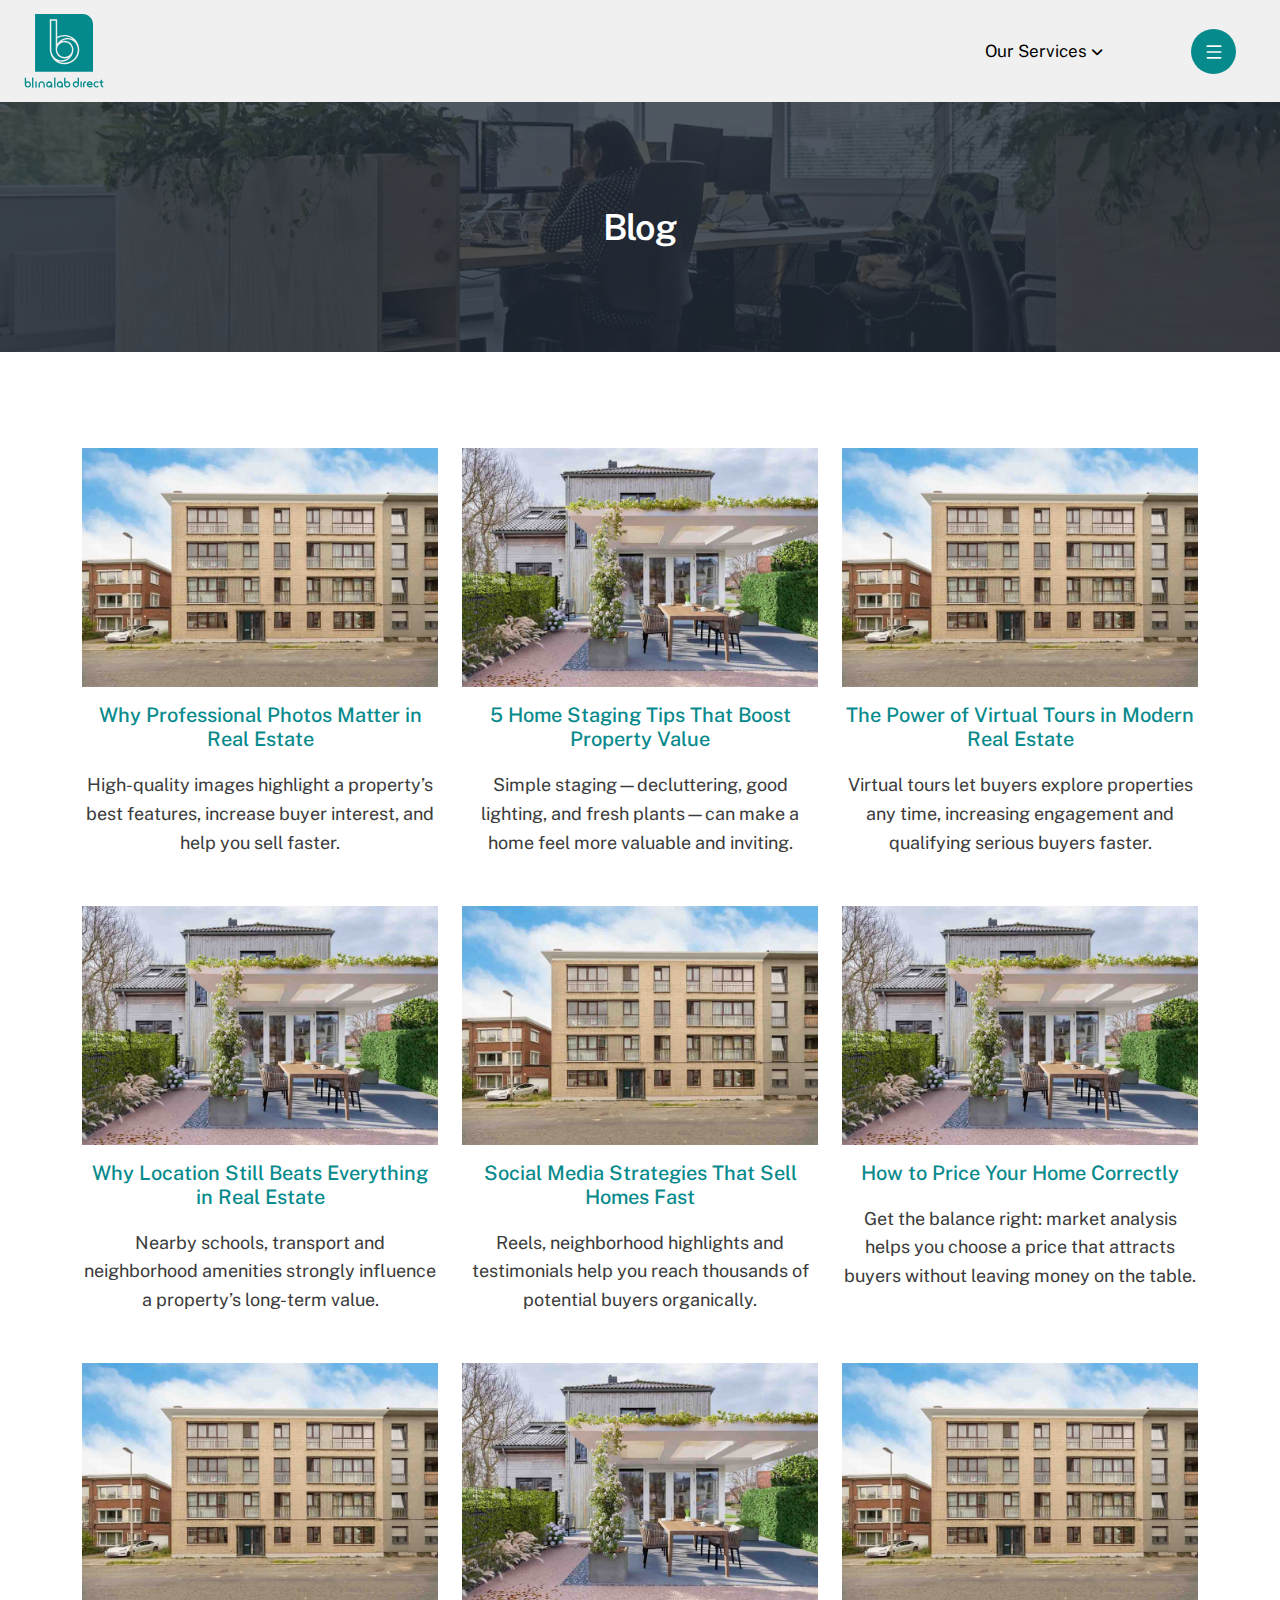
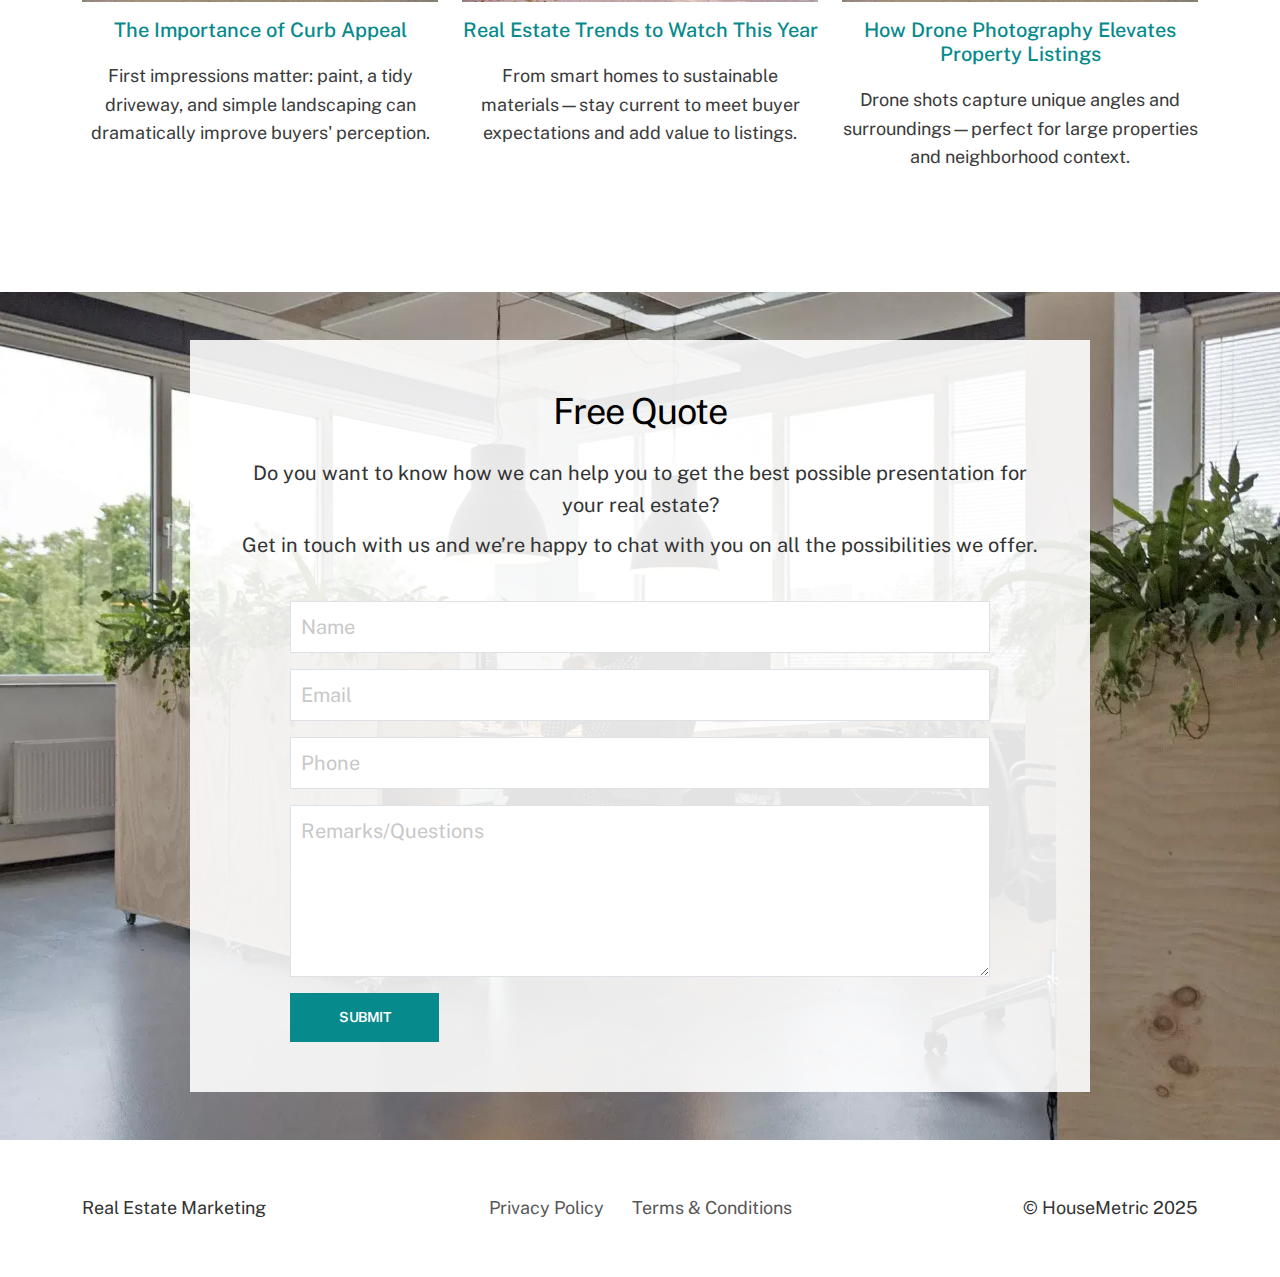
<file: blog.html>
<!DOCTYPE html>
<html lang="en">

<head>
    <meta charset="UTF-8">
    <meta name="viewport" content="width=device-width, initial-scale=1.0">
    <title>Contact Us - HouseMetric</title>

    <!-- fonts -->
    <link rel="preconnect" href="https://fonts.googleapis.com">
    <link rel="preconnect" href="https://fonts.gstatic.com" crossorigin>
    <link href="https://fonts.googleapis.com/css2?family=Public+Sans:ital,wght@0,100..900;1,100..900&display=swap"
        rel="stylesheet">

    <!-- favicon -->
    <link rel="icon" href="assets/images/favicon.png">

    <!-- css -->
    <link rel="stylesheet" href="assets/css/bootstrap.min.css">
    <link rel="stylesheet" href="https://cdn.jsdelivr.net/npm/swiper@11/swiper-bundle.min.css" />
    <link rel="stylesheet" href="https://cdnjs.cloudflare.com/ajax/libs/font-awesome/6.5.0/css/all.min.css">
    <link rel="stylesheet" href="assets/css/main.css">
    <link rel="stylesheet" href="assets/css/responsive.css">

</head>

<body>

    <!-- =================== ---- Header Section ---- ==================== -->
    <header class="header_sec">
        <div class="container-fluid">
            <nav class="navbar navbar-expand-sm">
                <div class="container-fluid">
                    <a class="navbar-brand" href="index.html">
                        <img src="assets/images/logo.svg" width="80" height="50" class="img-fluid" alt="Logo">
                    </a>
                    <button type="button" class="btn btn_nav d-block d-sm-none" data-bs-toggle="offcanvas"
                        data-bs-target="#offcanvasRight" aria-controls="offcanvasRight">
                        <svg xmlns="http://www.w3.org/2000/svg" width="24" height="24" viewBox="0 0 24 24" fill="none"
                            stroke="currentColor" stroke-width="2" stroke-linecap="round" stroke-linejoin="round"
                            class="lucide lucide-menu-icon lucide-menu">
                            <path d="M4 5h16" />
                            <path d="M4 12h16" />
                            <path d="M4 19h16" />
                        </svg>
                    </button>
                    <div class="collapse navbar-collapse" id="navbarNav">
                        <!-- Bootstrap 5 Navbar Menu -->
                        <ul class="navbar-nav ms-auto align-items-center">

                            <!-- Our  -->
                            <li class="nav-item dropdown">
                                <button class="nav-link" type="button" role="button" data-bs-toggle="dropdown"
                                    aria-expanded="false">
                                    Our Services
                                    <i class="fa fa-angle-down"></i>
                                </button>
                                <ul class="dropdown-menu  dropdown-menu-end">
                                    <li>
                                        <a class="dropdown-item" href="service-details.html">Real Estate Agents
                                        </a>
                                    </li>
                                    <li>
                                        <a class="dropdown-item" href="service-details.html">Real Estate
                                            Photographers
                                        </a>
                                    </li>
                                    <li>
                                        <a class="dropdown-item" href="service-details.html">Architects</a>
                                    </li>
                                    <li>
                                        <a class="dropdown-item" href="service-details.html">Real Estate
                                            Developers
                                        </a>
                                    </li>
                                    <li><a class="dropdown-item" href="service-details.html">Consumers</a></li>
                                </ul>
                            </li>

                            <!-- English -->
                            <li class="nav-item dropdown">
                                <div id="google_translate_element"></div>
                            </li>

                            <li class="nav-item">
                                <button type="button" class="btn btn_nav" data-bs-toggle="offcanvas"
                                    data-bs-target="#offcanvasRight" aria-controls="offcanvasRight">
                                    <svg xmlns="http://www.w3.org/2000/svg" width="24" height="24" viewBox="0 0 24 24"
                                        fill="none" stroke="currentColor" stroke-width="2" stroke-linecap="round"
                                        stroke-linejoin="round" class="lucide lucide-menu-icon lucide-menu">
                                        <path d="M4 5h16" />
                                        <path d="M4 12h16" />
                                        <path d="M4 19h16" />
                                    </svg>
                                </button>
                            </li>
                        </ul>
                    </div>
                </div>
            </nav>
        </div>
    </header>

    <div class="offcanvas offcanvas-end offvanas_menu" data-bs-backdrop="static" tabindex="-1" id="offcanvasRight"
        aria-labelledby="offcanvasRightLabel">
        <div class="offcanvas-body position-relative px-lg-5">
            <ul class="offcanvas_nav">
                <li><a href="index.html">Our home </a></li>
                <li><a href="service.html">Our services </a></li>
                <li><a href="blog.html">Our Blog </a></li>
                <li><a href="privacy-policy.html">Privacy Policy</a></li>
                <li><a href="terms-conditions.html">Terms Conditions</a></li>
                <li><a href="contact.html">Get in touch! </a></li>
            </ul>
            <div class="social_item mt-5">
                <ul>
                    <li><a href="#"><i class="fab fa-facebook"></i></a></li>
                    <li><a href="#"><i class="fa-brands fa-x-twitter"></i></a></li>
                    <li><a href="#"><i class="fab fa-linkedin"></i></a></li>
                    <li><a href="#"><i class="fab fa-pinterest"></i></a></li>
                </ul>
            </div>
            <button type="button" class="btn_close" data-bs-dismiss="offcanvas" aria-label="Close">
                Close
            </button>
        </div>
    </div>
    <!-- =================== ---- Header Section ---- ==================== -->

    <!-- =================== ---- Banner Section ---- ==================== -->
    <div class="breadcrumb_sec position-relative overflow-hidden"
        style="background-image: url('assets/images/contact.webp');">
        <div class="banner_content">
            <div class="text-center video-overlay">
                <h2>Blog</h2>
            </div>
        </div>
    </div>
    <!-- =================== ---- Banner Section ---- ==================== -->


    <!-- =================== ---- blog Section ---- ==================== -->
    <div class="blog_sec py-4 py-lg-5 my-4 my-lg-5">
        <div class="container">
            <div class="row row-cols-1 row-cols-md-2 row-cols-lg-3 g-4">

                <!-- 1 -->
                <div class="col">
                    <div class="blog_item mb-4 text-center">
                        <a href="single-blog.html" class="mb-3 d-block">
                            <img src="assets/images/blogs/1.jpg" class="img-fluid" alt="Why Professional Photos Matter">
                        </a>
                        <div class="">
                            <h5 class="mb-2"><a href="single-blog.html">Why Professional Photos Matter in Real
                                    Estate</a></h5>
                            <p>High-quality images highlight a property’s best features, increase buyer interest, and
                                help you sell faster.</p>
                        </div>
                    </div>
                </div>

                <!-- 2 -->
                <div class="col">
                    <div class="blog_item mb-4 text-center">
                        <a href="single-blog.html" class="mb-3 d-block">
                            <img src="assets/images/blogs/2.jpg" class="img-fluid" alt="5 Home Staging Tips">
                        </a>
                        <div class="">
                            <h5 class="mb-2"><a href="single-blog.html">5 Home Staging Tips That Boost Property
                                    Value</a></h5>
                            <p>Simple staging—decluttering, good lighting, and fresh plants—can make a home feel more
                                valuable and inviting.</p>
                        </div>
                    </div>
                </div>

                <!-- 3 -->
                <div class="col">
                    <div class="blog_item mb-4 text-center">
                        <a href="single-blog.html" class="mb-3 d-block">
                            <img src="assets/images/blogs/1.jpg" class="img-fluid" alt="Power of Virtual Tours">
                        </a>
                        <div class="">
                            <h5 class="mb-2"><a href="single-blog.html">The Power of Virtual Tours in Modern Real
                                    Estate</a></h5>
                            <p>Virtual tours let buyers explore properties any time, increasing engagement and
                                qualifying serious buyers faster.</p>
                        </div>
                    </div>
                </div>

                <!-- 4 -->
                <div class="col">
                    <div class="blog_item mb-4 text-center">
                        <a href="single-blog.html" class="mb-3 d-block">
                            <img src="assets/images/blogs/2.jpg" class="img-fluid" alt="Why Location Matters">
                        </a>
                        <div class="">
                            <h5 class="mb-2"><a href="single-blog.html">Why Location Still Beats Everything in Real
                                    Estate</a></h5>
                            <p>Nearby schools, transport and neighborhood amenities strongly influence a property’s
                                long-term value.</p>
                        </div>
                    </div>
                </div>

                <!-- 5 -->
                <div class="col">
                    <div class="blog_item mb-4 text-center">
                        <a href="single-blog.html" class="mb-3 d-block">
                            <img src="assets/images/blogs/1.jpg" class="img-fluid" alt="Social Media Strategies">
                        </a>
                        <div class="">
                            <h5 class="mb-2"><a href="single-blog.html">Social Media Strategies That Sell Homes Fast</a>
                            </h5>
                            <p>Reels, neighborhood highlights and testimonials help you reach thousands of potential
                                buyers organically.</p>
                        </div>
                    </div>
                </div>

                <!-- 6 -->
                <div class="col">
                    <div class="blog_item mb-4 text-center">
                        <a href="single-blog.html" class="mb-3 d-block">
                            <img src="assets/images/blogs/2.jpg" class="img-fluid" alt="How to Price Your Home">
                        </a>
                        <div class="">
                            <h5 class="mb-2"><a href="single-blog.html">How to Price Your Home Correctly</a></h5>
                            <p>Get the balance right: market analysis helps you choose a price that attracts buyers
                                without leaving money on the table.</p>
                        </div>
                    </div>
                </div>

                <!-- 7 -->
                <div class="col">
                    <div class="blog_item mb-4 text-center">
                        <a href="single-blog.html" class="mb-3 d-block">
                            <img src="assets/images/blogs/1.jpg" class="img-fluid" alt="Curb Appeal Importance">
                        </a>
                        <div class="">
                            <h5 class="mb-2"><a href="single-blog.html">The Importance of Curb Appeal</a></h5>
                            <p>First impressions matter: paint, a tidy driveway, and simple landscaping can dramatically
                                improve buyers' perception.</p>
                        </div>
                    </div>
                </div>

                <!-- 8 -->
                <div class="col">
                    <div class="blog_item mb-4 text-center">
                        <a href="single-blog.html" class="mb-3 d-block">
                            <img src="assets/images/blogs/2.jpg" class="img-fluid" alt="Real Estate Trends">
                        </a>
                        <div class="">
                            <h5 class="mb-2"><a href="single-blog.html">Real Estate Trends to Watch This Year</a></h5>
                            <p>From smart homes to sustainable materials—stay current to meet buyer expectations and add
                                value to listings.</p>
                        </div>
                    </div>
                </div>

                <!-- 9 -->
                <div class="col">
                    <div class="blog_item mb-4 text-center">
                        <a href="single-blog.html" class="mb-3 d-block">
                            <img src="assets/images/blogs/1.jpg" class="img-fluid" alt="Drone Photography">
                        </a>
                        <div class="">
                            <h5 class="mb-2"><a href="single-blog.html">How Drone Photography Elevates Property
                                    Listings</a></h5>
                            <p>Drone shots capture unique angles and surroundings—perfect for large properties and
                                neighborhood context.</p>
                        </div>
                    </div>
                </div>

            </div>
        </div>
    </div>
    <!-- =================== ---- blog Section ---- ==================== -->



    <!-- =================== ---- Free Quote Section ---- ==================== -->
    <div class="quote_sec py-5" style="background-image: url('assets/images/contact.webp');">
        <div class="container">
            <div class="quote_wrap">
                <div class="section_heading pb-4 text-center">
                    <h2 class="mb-4 sec_title">
                        Free Quote
                    </h2>
                    <p class="mb-2">
                        Do you want to know how we can help you to get the best possible presentation for your real
                        estate?
                    </p>
                    <p>
                        Get in touch with us and we’re happy to chat with you on all the possibilities we offer.
                    </p>
                </div>

                <div class="quote_form">
                    <form action="#" method="post">
                        <div class="mb-3">
                            <input type="text" name="name" class="form-control fs-5 rounded-0" placeholder="Name"
                                required>
                        </div>
                        <div class="mb-3">
                            <input type="email" name="email" class="form-control fs-5 rounded-0" placeholder="Email"
                                required>
                        </div>
                        <div class="mb-3">
                            <input type="text" name="phone" class="form-control fs-5 rounded-0" placeholder="Phone"
                                required>
                        </div>
                        <div class="mb-3">
                            <textarea name="question" id="" class="form-control fs-5 rounded-0" rows="5" required
                                placeholder="Remarks/Questions"></textarea>
                        </div>
                        <button type="submit" class="primary-btn rounded-0 px-5">Submit</button>
                    </form>
                </div>
            </div>
        </div>
    </div>
    <!-- =================== ---- Free Quote Section ---- ==================== -->


    <!-- =================== ---- Footer ---- ==================== -->
    <footer class="footer py-4 py-lg-5">
        <div class="container">
            <div class="row gy-4 gy-lg-0 d-flex text-center text-lg-start align-items-center">
                <div class="col-lg-3">
                    <div class="wpb_wrapper">
                        <p class="m-0">Real Estate Marketing</p>
                    </div>
                </div>
                <div class="col-lg-6">
                    <div class="footer_menu text-center">
                        <ul>
                            <li><a href="privacy-policy.html">Privacy Policy</a></li>
                            <li><a href="terms-conditions.html">Terms & Conditions</a></li>
                        </ul>
                    </div>
                </div>
                <div class="col-lg-3">
                    <div class="wpb_wrapper text-lg-end">
                        <p class="m-0">© HouseMetric 2025</p>
                    </div>
                </div>
            </div>
        </div>
    </footer>
    <!-- =================== ---- Footer ---- ==================== -->


    <!-- js -->
    <script src="https://cdnjs.cloudflare.com/ajax/libs/jquery/3.7.1/jquery.min.js"></script>
    <script src="assets/js/bootstrap.min.js"></script>

    <script src="https://cdn.jsdelivr.net/npm/swiper@11/swiper-bundle.min.js"></script>
    <script src="assets/js/main.js"></script>
    <!-- <script type="text/javascript">
        function googleTranslateElementInit() {
            new google.translate.TranslateElement({
                pageLanguage: 'en',
                includedLanguages: 'en,nl',
                layout: google.translate.TranslateElement.InlineLayout.SIMPLE,
                autoDisplay: false
            }, 'google_translate_element');
        }
    </script>

    <script src="//translate.google.com/translate_a/element.js?cb=googleTranslateElementInit"></script> -->

</body>

</html>
</file>
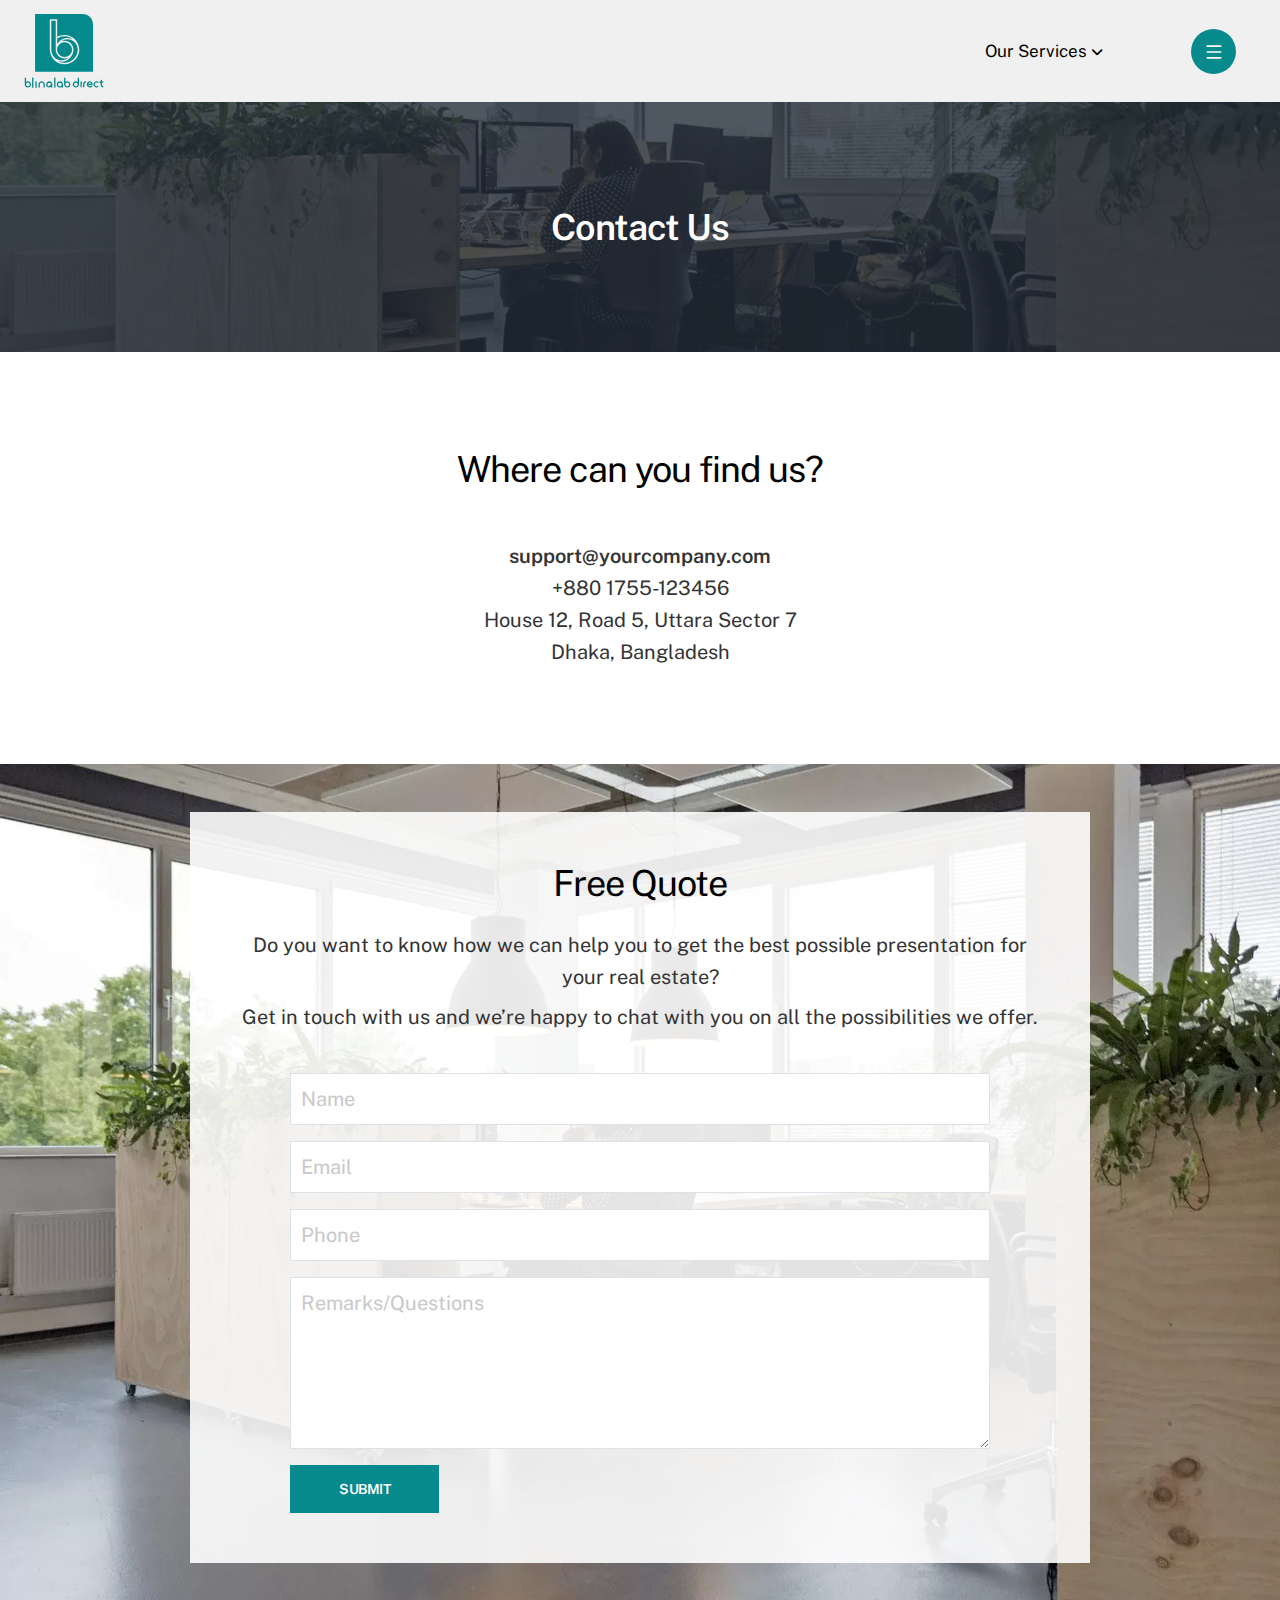
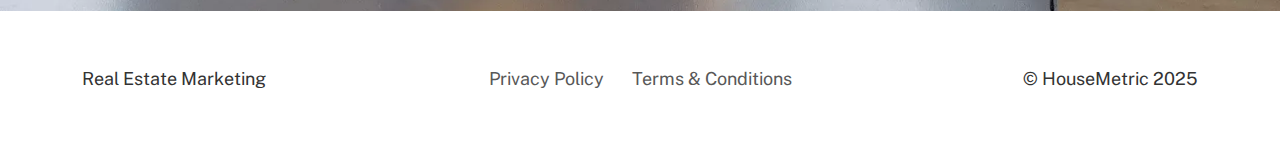
<file: contact.html>
<!DOCTYPE html>
<html lang="en">

<head>
    <meta charset="UTF-8">
    <meta name="viewport" content="width=device-width, initial-scale=1.0">
    <title>Contact Us - HouseMetric</title>

    <!-- fonts -->
    <link rel="preconnect" href="https://fonts.googleapis.com">
    <link rel="preconnect" href="https://fonts.gstatic.com" crossorigin>
    <link href="https://fonts.googleapis.com/css2?family=Public+Sans:ital,wght@0,100..900;1,100..900&display=swap"
        rel="stylesheet">

    <!-- favicon -->
    <link rel="icon" href="assets/images/favicon.png">

    <!-- css -->
    <link rel="stylesheet" href="assets/css/bootstrap.min.css">
    <link rel="stylesheet" href="https://cdn.jsdelivr.net/npm/swiper@11/swiper-bundle.min.css" />
    <link rel="stylesheet" href="https://cdnjs.cloudflare.com/ajax/libs/font-awesome/6.5.0/css/all.min.css">
    <link rel="stylesheet" href="assets/css/main.css">
    <link rel="stylesheet" href="assets/css/responsive.css">

</head>

<body>

    <!-- =================== ---- Header Section ---- ==================== -->
    <header class="header_sec">
        <div class="container-fluid">
            <nav class="navbar navbar-expand-sm">
                <div class="container-fluid">
                    <a class="navbar-brand" href="index.html">
                        <img src="assets/images/logo.svg" width="80" height="50" class="img-fluid" alt="Logo">
                    </a>
                    <button type="button" class="btn btn_nav d-block d-sm-none" data-bs-toggle="offcanvas"
                        data-bs-target="#offcanvasRight" aria-controls="offcanvasRight">
                        <svg xmlns="http://www.w3.org/2000/svg" width="24" height="24" viewBox="0 0 24 24" fill="none"
                            stroke="currentColor" stroke-width="2" stroke-linecap="round" stroke-linejoin="round"
                            class="lucide lucide-menu-icon lucide-menu">
                            <path d="M4 5h16" />
                            <path d="M4 12h16" />
                            <path d="M4 19h16" />
                        </svg>
                    </button>
                    <div class="collapse navbar-collapse" id="navbarNav">
                        <!-- Bootstrap 5 Navbar Menu -->
                        <ul class="navbar-nav ms-auto align-items-center">

                            <!-- Our  -->
                            <li class="nav-item dropdown">
                                <button class="nav-link" type="button" role="button" data-bs-toggle="dropdown"
                                    aria-expanded="false">
                                    Our Services
                                    <i class="fa fa-angle-down"></i>
                                </button>
                                <ul class="dropdown-menu  dropdown-menu-end">
                                    <li>
                                        <a class="dropdown-item" href="service-details.html">Real Estate Agents
                                        </a>
                                    </li>
                                    <li>
                                        <a class="dropdown-item" href="service-details.html">Real Estate
                                            Photographers
                                        </a>
                                    </li>
                                    <li>
                                        <a class="dropdown-item" href="service-details.html">Architects</a>
                                    </li>
                                    <li>
                                        <a class="dropdown-item" href="service-details.html">Real Estate
                                            Developers
                                        </a>
                                    </li>
                                    <li><a class="dropdown-item" href="service-details.html">Consumers</a></li>
                                </ul>
                            </li>

                            <!-- English -->
                            <li class="nav-item dropdown">
                                <div id="google_translate_element"></div>
                            </li>

                            <li class="nav-item">
                                <button type="button" class="btn btn_nav" data-bs-toggle="offcanvas"
                                    data-bs-target="#offcanvasRight" aria-controls="offcanvasRight">
                                    <svg xmlns="http://www.w3.org/2000/svg" width="24" height="24" viewBox="0 0 24 24"
                                        fill="none" stroke="currentColor" stroke-width="2" stroke-linecap="round"
                                        stroke-linejoin="round" class="lucide lucide-menu-icon lucide-menu">
                                        <path d="M4 5h16" />
                                        <path d="M4 12h16" />
                                        <path d="M4 19h16" />
                                    </svg>
                                </button>
                            </li>
                        </ul>
                    </div>
                </div>
            </nav>
        </div>
    </header>

    <div class="offcanvas offcanvas-end offvanas_menu" data-bs-backdrop="static" tabindex="-1" id="offcanvasRight"
        aria-labelledby="offcanvasRightLabel">
        <div class="offcanvas-body position-relative px-lg-5">
            <ul class="offcanvas_nav">
                <li><a href="index.html">Our home </a></li>
                <li><a href="service.html">Our services </a></li>
                <li><a href="blog.html">Our Blog </a></li>
                <li><a href="privacy-policy.html">Privacy Policy</a></li>
                <li><a href="terms-conditions.html">Terms Conditions</a></li>
                <li><a href="contact.html">Get in touch! </a></li>
            </ul>
            <div class="social_item mt-5">
                <ul>
                    <li><a href="#"><i class="fab fa-facebook"></i></a></li>
                    <li><a href="#"><i class="fa-brands fa-x-twitter"></i></a></li>
                    <li><a href="#"><i class="fab fa-linkedin"></i></a></li>
                    <li><a href="#"><i class="fab fa-pinterest"></i></a></li>
                </ul>
            </div>
            <button type="button" class="btn_close" data-bs-dismiss="offcanvas" aria-label="Close">
                Close
            </button>
        </div>
    </div>
    <!-- =================== ---- Header Section ---- ==================== -->

    <!-- =================== ---- Banner Section ---- ==================== -->
    <div class="breadcrumb_sec position-relative overflow-hidden"
        style="background-image: url('assets/images/contact.webp');">
        <div class="banner_content">
            <div class="text-center video-overlay">
                <h2>Contact Us</h2>
            </div>
        </div>
    </div>
    <!-- =================== ---- Banner Section ---- ==================== -->


    <!-- =================== ---- Contact Section ---- ==================== -->
    <div class="contact_sec py-4 py-lg-5 my-4 my-lg-5">
        <div class="container">
            <div class="section_heading pb-4 text-center">
                <h2 class="mb-4 sec_title">
                    Where can you find us?
                </h2>
            </div>

            <div class="row d-flex justify-content-center">
                <div class="col-md-7 col-xl-4">
                    <div class="text-center">

                        <p class="m-0 fs-5 fw-semibold">support@yourcompany.com</p>
                        <p class="m-0 fs-5">+880 1755-123456</p>
                        <p class="m-0 fs-5">House 12, Road 5, Uttara Sector 7</p>
                        <p class="m-0 fs-5">Dhaka, Bangladesh</p>
                    </div>

                </div>
            </div>

        </div>
    </div>
    <!-- =================== ---- Contact Section ---- ==================== -->


    <!-- =================== ---- Free Quote Section ---- ==================== -->
    <div class="quote_sec py-5" style="background-image: url('assets/images/contact.webp');">
        <div class="container">
            <div class="quote_wrap">
                <div class="section_heading pb-4 text-center">
                    <h2 class="mb-4 sec_title">
                        Free Quote
                    </h2>
                    <p class="mb-2">
                        Do you want to know how we can help you to get the best possible presentation for your real
                        estate?
                    </p>
                    <p>
                        Get in touch with us and we’re happy to chat with you on all the possibilities we offer.
                    </p>
                </div>

                <div class="quote_form">
                    <form action="#" method="post">
                        <div class="mb-3">
                            <input type="text" name="name" class="form-control fs-5 rounded-0" placeholder="Name"
                                required>
                        </div>
                        <div class="mb-3">
                            <input type="email" name="email" class="form-control fs-5 rounded-0" placeholder="Email"
                                required>
                        </div>
                        <div class="mb-3">
                            <input type="text" name="phone" class="form-control fs-5 rounded-0" placeholder="Phone"
                                required>
                        </div>
                        <div class="mb-3">
                            <textarea name="question" id="" class="form-control fs-5 rounded-0" rows="5" required
                                placeholder="Remarks/Questions"></textarea>
                        </div>
                        <button type="submit" class="primary-btn rounded-0 px-5">Submit</button>
                    </form>
                </div>
            </div>
        </div>
    </div>
    <!-- =================== ---- Free Quote Section ---- ==================== -->


    <!-- =================== ---- Footer ---- ==================== -->
    <footer class="footer py-4 py-lg-5">
        <div class="container">
            <div class="row gy-4 gy-lg-0 d-flex text-center text-lg-start align-items-center">
                <div class="col-lg-3">
                    <div class="wpb_wrapper">
                        <p class="m-0">Real Estate Marketing</p>
                    </div>
                </div>
                <div class="col-lg-6">
                    <div class="footer_menu text-center">
                        <ul>
                            <li><a href="privacy-policy.html">Privacy Policy</a></li>
                            <li><a href="terms-conditions.html">Terms & Conditions</a></li>
                        </ul>
                    </div>
                </div>
                <div class="col-lg-3">
                    <div class="wpb_wrapper text-lg-end">
                        <p class="m-0">© HouseMetric 2025</p>
                    </div>
                </div>
            </div>
        </div>
    </footer>
    <!-- =================== ---- Footer ---- ==================== -->


    <!-- js -->
    <script src="https://cdnjs.cloudflare.com/ajax/libs/jquery/3.7.1/jquery.min.js"></script>
    <script src="assets/js/bootstrap.min.js"></script>

    <script src="https://cdn.jsdelivr.net/npm/swiper@11/swiper-bundle.min.js"></script>
    <script src="assets/js/main.js"></script>
    <!-- <script type="text/javascript">
        function googleTranslateElementInit() {
            new google.translate.TranslateElement({
                pageLanguage: 'en',
                includedLanguages: 'en,nl',
                layout: google.translate.TranslateElement.InlineLayout.SIMPLE,
                autoDisplay: false
            }, 'google_translate_element');
        }
    </script>

    <script src="//translate.google.com/translate_a/element.js?cb=googleTranslateElementInit"></script> -->

</body>

</html>
</file>
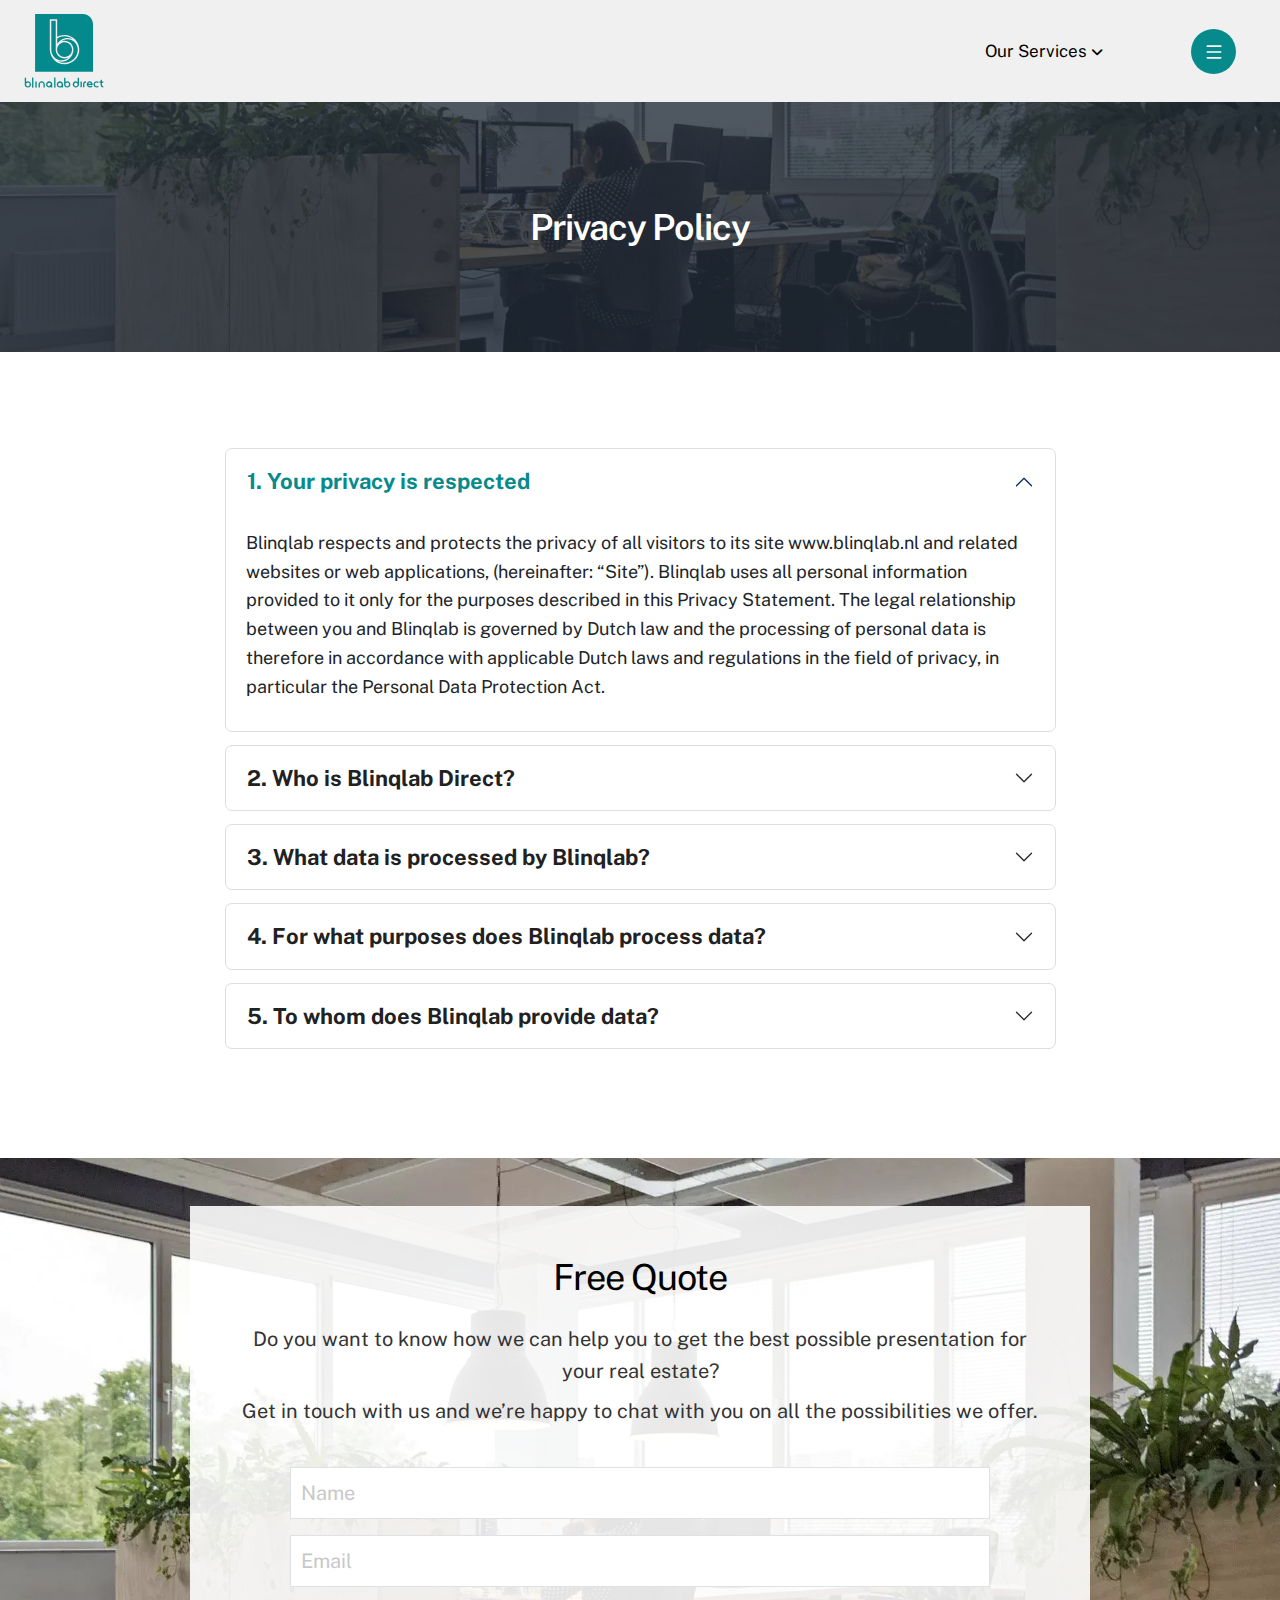
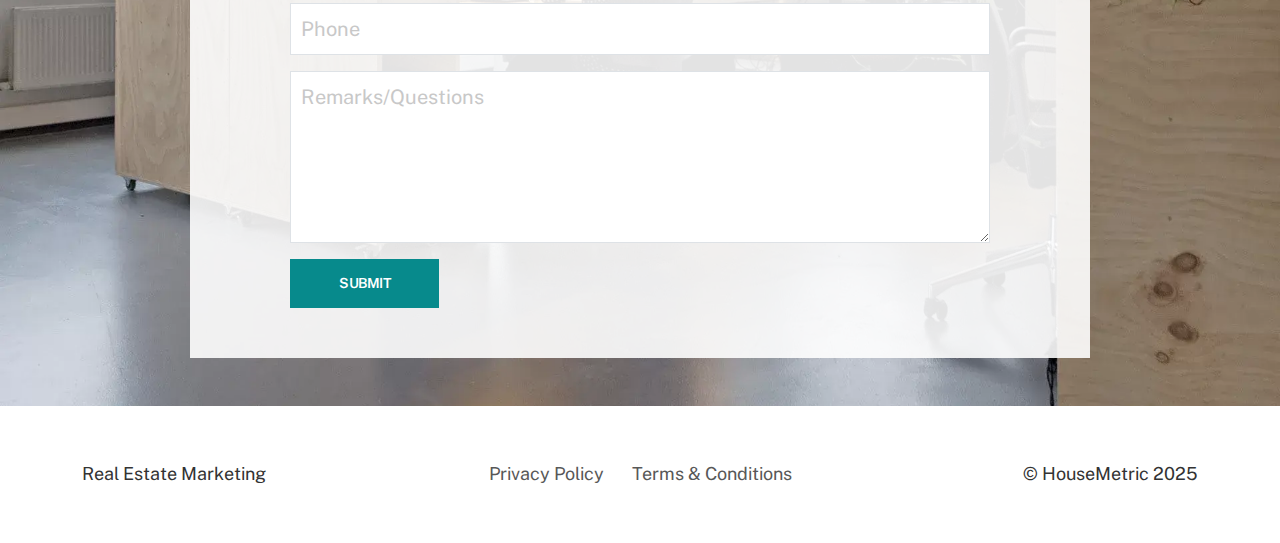
<file: privacy-policy.html>
<!DOCTYPE html>
<html lang="en">

<head>
    <meta charset="UTF-8">
    <meta name="viewport" content="width=device-width, initial-scale=1.0">
    <title>Privacy Policy - HouseMetric</title>

    <!-- fonts -->
    <link rel="preconnect" href="https://fonts.googleapis.com">
    <link rel="preconnect" href="https://fonts.gstatic.com" crossorigin>
    <link href="https://fonts.googleapis.com/css2?family=Public+Sans:ital,wght@0,100..900;1,100..900&display=swap"
        rel="stylesheet">

    <!-- favicon -->
    <link rel="icon" href="assets/images/favicon.png">

    <!-- css -->
    <link rel="stylesheet" href="assets/css/bootstrap.min.css">
    <link rel="stylesheet" href="https://cdn.jsdelivr.net/npm/swiper@11/swiper-bundle.min.css" />
    <link rel="stylesheet" href="https://cdnjs.cloudflare.com/ajax/libs/font-awesome/6.5.0/css/all.min.css">
    <link rel="stylesheet" href="assets/css/main.css">
    <link rel="stylesheet" href="assets/css/responsive.css">

</head>

<body>

    <!-- =================== ---- Header Section ---- ==================== -->
    <header class="header_sec">
        <div class="container-fluid">
            <nav class="navbar navbar-expand-sm">
                <div class="container-fluid">
                    <a class="navbar-brand" href="index.html">
                        <img src="assets/images/logo.svg" width="80" height="50" class="img-fluid" alt="Logo">
                    </a>
                    <button type="button" class="btn btn_nav d-block d-sm-none" data-bs-toggle="offcanvas"
                        data-bs-target="#offcanvasRight" aria-controls="offcanvasRight">
                        <svg xmlns="http://www.w3.org/2000/svg" width="24" height="24" viewBox="0 0 24 24" fill="none"
                            stroke="currentColor" stroke-width="2" stroke-linecap="round" stroke-linejoin="round"
                            class="lucide lucide-menu-icon lucide-menu">
                            <path d="M4 5h16" />
                            <path d="M4 12h16" />
                            <path d="M4 19h16" />
                        </svg>
                    </button>
                    <div class="collapse navbar-collapse" id="navbarNav">
                        <!-- Bootstrap 5 Navbar Menu -->
                        <ul class="navbar-nav ms-auto align-items-center">

                            <!-- Our  -->
                            <li class="nav-item dropdown">
                                <button class="nav-link" type="button" role="button" data-bs-toggle="dropdown"
                                    aria-expanded="false">
                                    Our Services
                                    <i class="fa fa-angle-down"></i>
                                </button>
                                <ul class="dropdown-menu  dropdown-menu-end">
                                    <li>
                                        <a class="dropdown-item" href="service-details.html">Real Estate Agents
                                        </a>
                                    </li>
                                    <li>
                                        <a class="dropdown-item" href="service-details.html">Real Estate
                                            Photographers
                                        </a>
                                    </li>
                                    <li>
                                        <a class="dropdown-item" href="service-details.html">Architects</a>
                                    </li>
                                    <li>
                                        <a class="dropdown-item" href="service-details.html">Real Estate
                                            Developers
                                        </a>
                                    </li>
                                    <li><a class="dropdown-item" href="service-details.html">Consumers</a></li>
                                </ul>
                            </li>

                            <!-- English -->
                            <li class="nav-item dropdown">
                                <div id="google_translate_element"></div>
                            </li>

                            <li class="nav-item">
                                <button type="button" class="btn btn_nav" data-bs-toggle="offcanvas"
                                    data-bs-target="#offcanvasRight" aria-controls="offcanvasRight">
                                    <svg xmlns="http://www.w3.org/2000/svg" width="24" height="24" viewBox="0 0 24 24"
                                        fill="none" stroke="currentColor" stroke-width="2" stroke-linecap="round"
                                        stroke-linejoin="round" class="lucide lucide-menu-icon lucide-menu">
                                        <path d="M4 5h16" />
                                        <path d="M4 12h16" />
                                        <path d="M4 19h16" />
                                    </svg>
                                </button>
                            </li>
                        </ul>
                    </div>
                </div>
            </nav>
        </div>
    </header>

    <div class="offcanvas offcanvas-end offvanas_menu" data-bs-backdrop="static" tabindex="-1" id="offcanvasRight"
        aria-labelledby="offcanvasRightLabel">
        <div class="offcanvas-body position-relative px-lg-5">
            <ul class="offcanvas_nav">
                <li><a href="index.html">Our home </a></li>
                <li><a href="service.html">Our services </a></li>
                <li><a href="blog.html">Our Blog </a></li>
                <li><a href="privacy-policy.html">Privacy Policy</a></li>
                <li><a href="terms-conditions.html">Terms Conditions</a></li>
                <li><a href="contact.html">Get in touch! </a></li>
            </ul>
            <div class="social_item mt-5">
                <ul>
                    <li><a href="#"><i class="fab fa-facebook"></i></a></li>
                    <li><a href="#"><i class="fa-brands fa-x-twitter"></i></a></li>
                    <li><a href="#"><i class="fab fa-linkedin"></i></a></li>
                    <li><a href="#"><i class="fab fa-pinterest"></i></a></li>
                </ul>
            </div>
            <button type="button" class="btn_close" data-bs-dismiss="offcanvas" aria-label="Close">
                Close
            </button>
        </div>
    </div>
    <!-- =================== ---- Header Section ---- ==================== -->

    <!-- =================== ---- Banner Section ---- ==================== -->
    <div class="breadcrumb_sec position-relative overflow-hidden"
        style="background-image: url('assets/images/contact.webp');">
        <div class="banner_content">
            <div class="text-center video-overlay">
                <h2>Privacy Policy</h2>
            </div>
        </div>
    </div>
    <!-- =================== ---- Banner Section ---- ==================== -->


    <!-- =================== ---- privacy policy Section ---- ==================== -->
    <div class="custom_page_sec py-4 py-lg-5 my-4 my-lg-5">
        <div class="container">
            <div class="row d-flex justify-content-center">
                <div class="col-xl-9">
                    <div class="accordion" id="accordionExample">
                        <div class="accordion-item">
                            <h2 class="accordion-header">
                                <button class="accordion-button" type="button" data-bs-toggle="collapse"
                                    data-bs-target="#collapseOne" aria-expanded="true" aria-controls="collapseOne">
                                    1. Your privacy is respected
                                </button>
                            </h2>
                            <div id="collapseOne" class="accordion-collapse collapse show"
                                data-bs-parent="#accordionExample">
                                <div class="accordion-body">
                                    Blinqlab respects and protects the privacy of all visitors to its site
                                    www.blinqlab.nl and related websites or web applications, (hereinafter: “Site”).
                                    Blinqlab uses all personal information provided to it only for the purposes
                                    described in this Privacy Statement. The legal relationship between you and Blinqlab
                                    is governed by Dutch law and the processing of personal data is therefore in
                                    accordance with applicable Dutch laws and regulations in the field of privacy, in
                                    particular the Personal Data Protection Act.
                                </div>
                            </div>
                        </div>
                        <div class="accordion-item">
                            <h2 class="accordion-header">
                                <button class="accordion-button collapsed" type="button" data-bs-toggle="collapse"
                                    data-bs-target="#collapseTwo" aria-expanded="false" aria-controls="collapseTwo">
                                    2. Who is Blinqlab Direct?
                                </button>
                            </h2>
                            <div id="collapseTwo" class="accordion-collapse collapse"
                                data-bs-parent="#accordionExample">
                                <div class="accordion-body">
                                    Blinqlab, Blinqlab Direct and Blinqlabdirect are tradenames of By Proxy BV and
                                    operate the site www.blinqlabdirect.com and derived country websites and web
                                    applications. The site is a communication medium between Blinqlab Direct and its
                                    clients.

                                    Establishment and visiting address: Hengeveldstraat 29, 3572 KH Utrecht
                                    Email: info@Blinqlabdirect.com
                                    Phone: 088-678 678 9
                                    www.blinqlab.nl
                                    Accessible on working days during office hours Chamber of Commerce Amsterdam
                                    34202730
                                    VAT NL.812940.842.B01

                                </div>
                            </div>
                        </div>
                        <div class="accordion-item">
                            <h2 class="accordion-header">
                                <button class="accordion-button collapsed" type="button" data-bs-toggle="collapse"
                                    data-bs-target="#collapseThree" aria-expanded="false" aria-controls="collapseThree">
                                    3. What data is processed by Blinqlab?
                                </button>
                            </h2>
                            <div id="collapseThree" class="accordion-collapse collapse"
                                data-bs-parent="#accordionExample">
                                <div class="accordion-body">
                                    If you provide Blinqlab with orders via the order module or otherwise, your name,
                                    e-mail address and project reference, usually consisting of location, postcode and
                                    address, will in any case be processed. If you want to create an account via our
                                    website in order to work on account, (only for selected companies possible), all
                                    your NAWTE data will be recorded as well as your Chamber of Commerce number. If you
                                    place an assignment, we will make images of the interior and / or exterior of the
                                    real estate, depending on the type of assignment. This can be done in the form of
                                    photography, video, floor plans and visualisations.
                                </div>
                            </div>
                        </div>
                        <div class="accordion-item">
                            <h2 class="accordion-header">
                                <button class="accordion-button collapsed" type="button" data-bs-toggle="collapse"
                                    data-bs-target="#collapseFour" aria-expanded="false" aria-controls="collapseFour">
                                    4. For what purposes does Blinqlab process data?
                                </button>
                            </h2>
                            <div id="collapseFour" class="accordion-collapse collapse"
                                data-bs-parent="#accordionExample">
                                <div class="accordion-body">
                                    Your data will only be used to communicate with you and any third parties engaged in
                                    the assignment about the assignment (s) you have provided. If necessary, we will
                                    send you a newsletter. In the case of your own account, the data will be processed
                                    so that you can log into your personal page.
                                </div>
                            </div>
                        </div>
                        <div class="accordion-item">
                            <h2 class="accordion-header">
                                <button class="accordion-button collapsed" type="button" data-bs-toggle="collapse"
                                    data-bs-target="#collapseFive" aria-expanded="false" aria-controls="collapseFive">
                                    5. To whom does Blinqlab provide data?
                                </button>
                            </h2>
                            <div id="collapseFive" class="accordion-collapse collapse"
                                data-bs-parent="#accordionExample">
                                <div class="accordion-body">
                                    Blinqlab will not provide your information to third parties without your prior
                                    consent, unless it is obliged to do so on the basis of a legal provision. Blinqlab
                                    can, however, provide (some of) your data to companies affiliated with Blinqlab.
                                    Blinqlab reserves the right to provide (a part of) your data in the event of the
                                    transfer of ownership of (part of) Blinqlab, for example through a merger or
                                    acquisition by another company. Blinqlab will endeavor, if your information is
                                    provided to the acquiring company, to inform you of this, for example by a message
                                    on the Site or an advertisement in a national newspaper.

                                </div>
                            </div>
                        </div>
                    </div>
                </div>
            </div>
        </div>
    </div>
    <!-- =================== ---- privacy policy Section ---- ==================== -->


    <!-- =================== ---- Free Quote Section ---- ==================== -->
    <div class="quote_sec py-5" style="background-image: url('assets/images/contact.webp');">
        <div class="container">
            <div class="quote_wrap">
                <div class="section_heading pb-4 text-center">
                    <h2 class="mb-4 sec_title">
                        Free Quote
                    </h2>
                    <p class="mb-2">
                        Do you want to know how we can help you to get the best possible presentation for your real
                        estate?
                    </p>
                    <p>
                        Get in touch with us and we’re happy to chat with you on all the possibilities we offer.
                    </p>
                </div>

                <div class="quote_form">
                    <form action="#" method="post">
                        <div class="mb-3">
                            <input type="text" name="name" class="form-control fs-5 rounded-0" placeholder="Name"
                                required>
                        </div>
                        <div class="mb-3">
                            <input type="email" name="email" class="form-control fs-5 rounded-0" placeholder="Email"
                                required>
                        </div>
                        <div class="mb-3">
                            <input type="text" name="phone" class="form-control fs-5 rounded-0" placeholder="Phone"
                                required>
                        </div>
                        <div class="mb-3">
                            <textarea name="question" id="" class="form-control fs-5 rounded-0" rows="5" required
                                placeholder="Remarks/Questions"></textarea>
                        </div>
                        <button type="submit" class="primary-btn rounded-0 px-5">Submit</button>
                    </form>
                </div>
            </div>
        </div>
    </div>
    <!-- =================== ---- Free Quote Section ---- ==================== -->


    <!-- =================== ---- Footer ---- ==================== -->
    <footer class="footer py-4 py-lg-5">
        <div class="container">
            <div class="row gy-4 gy-lg-0 d-flex text-center text-lg-start align-items-center">
                <div class="col-lg-3">
                    <div class="wpb_wrapper">
                        <p class="m-0">Real Estate Marketing</p>
                    </div>
                </div>
                <div class="col-lg-6">
                    <div class="footer_menu text-center">
                        <ul>
                            <li><a href="privacy-policy.html">Privacy Policy</a></li>
                            <li><a href="terms-conditions.html">Terms & Conditions</a></li>
                        </ul>
                    </div>
                </div>
                <div class="col-lg-3">
                    <div class="wpb_wrapper text-lg-end">
                        <p class="m-0">© HouseMetric 2025</p>
                    </div>
                </div>
            </div>
        </div>
    </footer>
    <!-- =================== ---- Footer ---- ==================== -->


    <!-- js -->
    <script src="https://cdnjs.cloudflare.com/ajax/libs/jquery/3.7.1/jquery.min.js"></script>
    <script src="assets/js/bootstrap.min.js"></script>
    <script src="https://cdn.jsdelivr.net/npm/swiper@11/swiper-bundle.min.js"></script>
    <script src="assets/js/main.js"></script>
    <!-- <script type="text/javascript">
        function googleTranslateElementInit() {
            new google.translate.TranslateElement({
                pageLanguage: 'en',
                includedLanguages: 'en,nl',
                layout: google.translate.TranslateElement.InlineLayout.SIMPLE,
                autoDisplay: false
            }, 'google_translate_element');
        }
    </script>

    <script src="//translate.google.com/translate_a/element.js?cb=googleTranslateElementInit"></script> -->

</body>

</html>
</file>
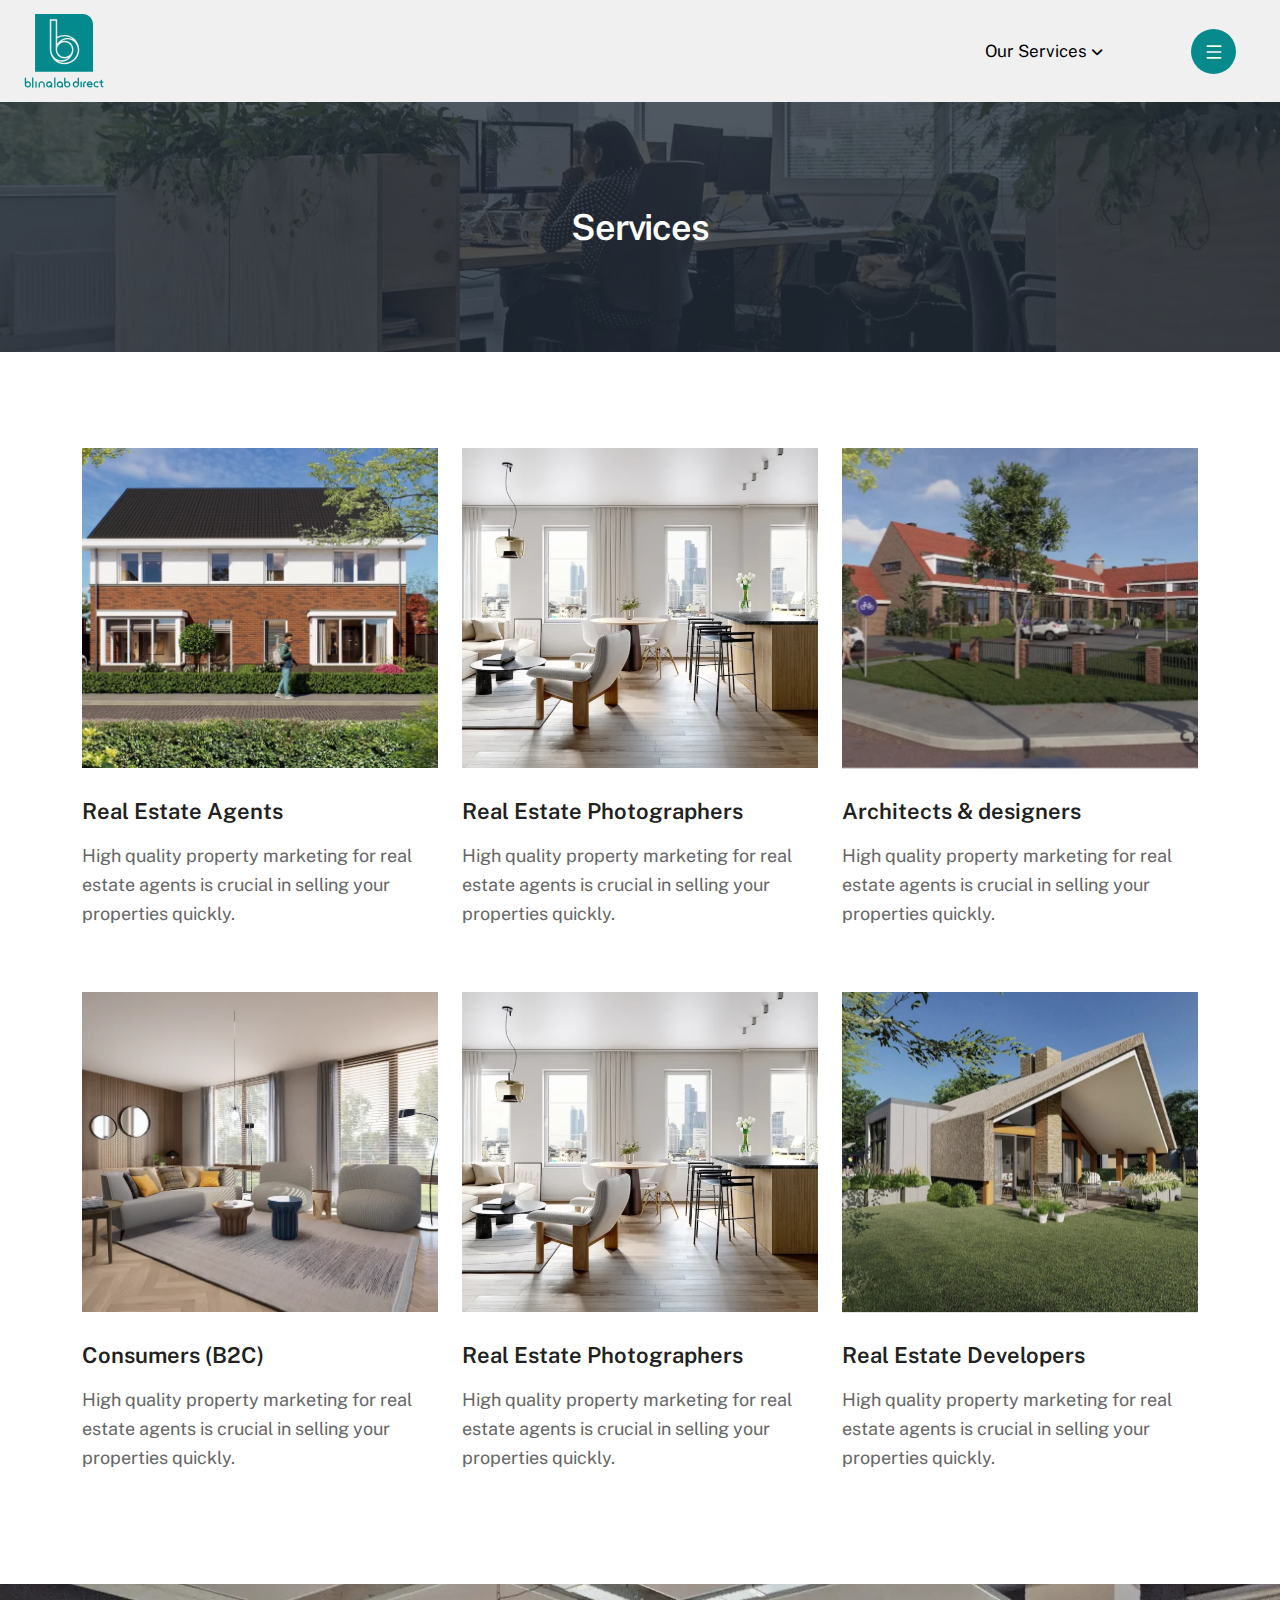
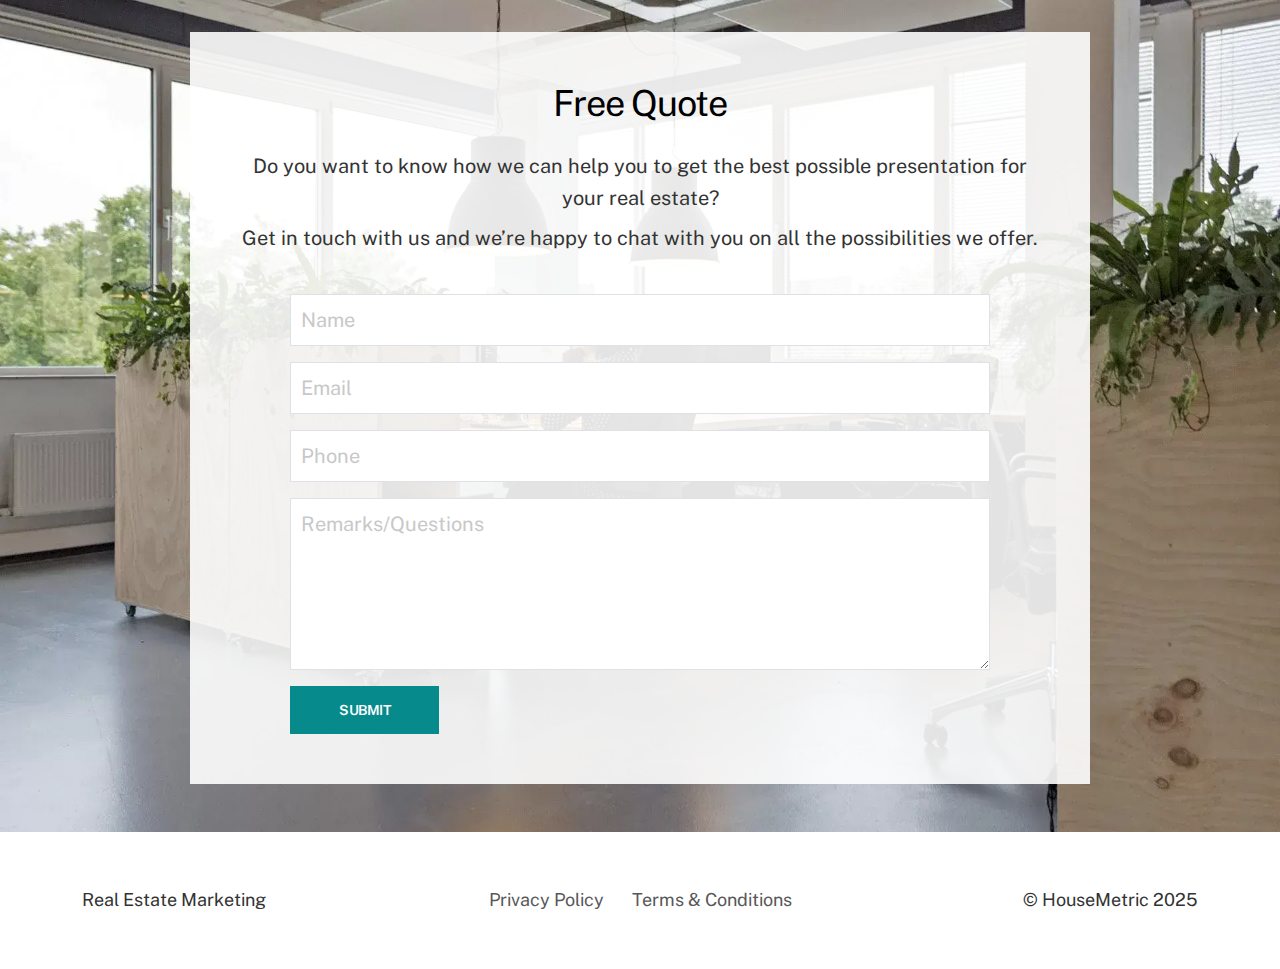
<file: service.html>
<!DOCTYPE html>
<html lang="en">

<head>
    <meta charset="UTF-8">
    <meta name="viewport" content="width=device-width, initial-scale=1.0">
    <title>Services - HouseMetric</title>

    <!-- fonts -->
    <link rel="preconnect" href="https://fonts.googleapis.com">
    <link rel="preconnect" href="https://fonts.gstatic.com" crossorigin>
    <link href="https://fonts.googleapis.com/css2?family=Public+Sans:ital,wght@0,100..900;1,100..900&display=swap"
        rel="stylesheet">

    <!-- favicon -->
    <link rel="icon" href="assets/images/favicon.png">

    <!-- css -->
    <link rel="stylesheet" href="assets/css/bootstrap.min.css">
    <link rel="stylesheet" href="https://cdn.jsdelivr.net/npm/swiper@11/swiper-bundle.min.css" />
    <link rel="stylesheet" href="https://cdnjs.cloudflare.com/ajax/libs/font-awesome/6.5.0/css/all.min.css">
    <link rel="stylesheet" href="assets/css/main.css">
    <link rel="stylesheet" href="assets/css/responsive.css">

</head>

<body>

    <!-- =================== ---- Header Section ---- ==================== -->
    <header class="header_sec">
        <div class="container-fluid">
            <nav class="navbar navbar-expand-sm">
                <div class="container-fluid">
                    <a class="navbar-brand" href="index.html">
                        <img src="assets/images/logo.svg" width="80" height="50" class="img-fluid" alt="Logo">
                    </a>
                    <button type="button" class="btn btn_nav d-block d-sm-none" data-bs-toggle="offcanvas"
                        data-bs-target="#offcanvasRight" aria-controls="offcanvasRight">
                        <svg xmlns="http://www.w3.org/2000/svg" width="24" height="24" viewBox="0 0 24 24" fill="none"
                            stroke="currentColor" stroke-width="2" stroke-linecap="round" stroke-linejoin="round"
                            class="lucide lucide-menu-icon lucide-menu">
                            <path d="M4 5h16" />
                            <path d="M4 12h16" />
                            <path d="M4 19h16" />
                        </svg>
                    </button>
                    <div class="collapse navbar-collapse" id="navbarNav">
                        <!-- Bootstrap 5 Navbar Menu -->
                        <ul class="navbar-nav ms-auto align-items-center">

                            <!-- Our  -->
                            <li class="nav-item dropdown">
                                <button class="nav-link" type="button" role="button" data-bs-toggle="dropdown"
                                    aria-expanded="false">
                                    Our Services
                                    <i class="fa fa-angle-down"></i>
                                </button>
                                <ul class="dropdown-menu  dropdown-menu-end">
                                    <li>
                                        <a class="dropdown-item" href="service-details.html">Real Estate Agents
                                        </a>
                                    </li>
                                    <li>
                                        <a class="dropdown-item" href="service-details.html">Real Estate
                                            Photographers
                                        </a>
                                    </li>
                                    <li>
                                        <a class="dropdown-item" href="service-details.html">Architects</a>
                                    </li>
                                    <li>
                                        <a class="dropdown-item" href="service-details.html">Real Estate
                                            Developers
                                        </a>
                                    </li>
                                    <li><a class="dropdown-item" href="service-details.html">Consumers</a></li>
                                </ul>
                            </li>

                            <!-- English -->
                            <li class="nav-item dropdown">
                                <div id="google_translate_element"></div>
                            </li>

                            <li class="nav-item">
                                <button type="button" class="btn btn_nav" data-bs-toggle="offcanvas"
                                    data-bs-target="#offcanvasRight" aria-controls="offcanvasRight">
                                    <svg xmlns="http://www.w3.org/2000/svg" width="24" height="24" viewBox="0 0 24 24"
                                        fill="none" stroke="currentColor" stroke-width="2" stroke-linecap="round"
                                        stroke-linejoin="round" class="lucide lucide-menu-icon lucide-menu">
                                        <path d="M4 5h16" />
                                        <path d="M4 12h16" />
                                        <path d="M4 19h16" />
                                    </svg>
                                </button>
                            </li>
                        </ul>
                    </div>
                </div>
            </nav>
        </div>
    </header>

    <div class="offcanvas offcanvas-end offvanas_menu" data-bs-backdrop="static" tabindex="-1" id="offcanvasRight"
        aria-labelledby="offcanvasRightLabel">
        <div class="offcanvas-body position-relative px-lg-5">
            <ul class="offcanvas_nav">
                <li><a href="index.html">Our home </a></li>
                <li><a href="service.html">Our services </a></li>
                <li><a href="blog.html">Our Blog </a></li>
                <li><a href="privacy-policy.html">Privacy Policy</a></li>
                <li><a href="terms-conditions.html">Terms Conditions</a></li>
                <li><a href="contact.html">Get in touch! </a></li>
            </ul>
            <div class="social_item mt-5">
                <ul>
                    <li><a href="#"><i class="fab fa-facebook"></i></a></li>
                    <li><a href="#"><i class="fa-brands fa-x-twitter"></i></a></li>
                    <li><a href="#"><i class="fab fa-linkedin"></i></a></li>
                    <li><a href="#"><i class="fab fa-pinterest"></i></a></li>
                </ul>
            </div>
            <button type="button" class="btn_close" data-bs-dismiss="offcanvas" aria-label="Close">
                Close
            </button>
        </div>
    </div>
    <!-- =================== ---- Header Section ---- ==================== -->

    <!-- =================== ---- Banner Section ---- ==================== -->
    <div class="breadcrumb_sec position-relative overflow-hidden"
        style="background-image: url('assets/images/contact.webp');">
        <div class="banner_content">
            <div class="text-center video-overlay">
                <h2>Services</h2>
            </div>
        </div>
    </div>
    <!-- =================== ---- Banner Section ---- ==================== -->


    <!-- =================== ---- Contact Section ---- ==================== -->
    <div class="contact_sec py-4 py-lg-5 my-4 my-lg-5">
        <div class="container">
            <div class="row gy-5 row-cols-1 row-cols-md-2 row-cols-xl-3">

                <div class="col">
                    <div class="service_item position-relative overflow-hidden">
                        <div class="servie_img">
                            <div class="overflow-hidden">
                                <a href="service-details.html">
                                    <div class="box-bg overflow-hidden mb-4"
                                        style="background-image: url('assets/images/property/9.webp');"></div>
                                </a>
                            </div>
                            <div class="content">
                                <h3 class="mb-3"><a href="service-details.html">Real Estate Agents</a></h3>
                                <p>
                                    High quality property marketing for real estate agents is crucial in selling
                                    your
                                    properties quickly.
                                </p>
                            </div>
                        </div>
                    </div>
                </div>

                <div class="col">
                    <div class="service_item position-relative overflow-hidden">
                        <div class="servie_img">
                            <div class="overflow-hidden">
                                <a href="service-details.html">
                                    <div class="box-bg overflow-hidden mb-4"
                                        style="background-image: url('assets/images/property/10.webp');"></div>
                                </a>
                            </div>
                            <div class="content">
                                <h3 class="mb-3"><a href="service-details.html">Real Estate
                                        Photographers</a>
                                </h3>
                                <p>
                                    High quality property marketing for real estate agents is crucial in selling
                                    your
                                    properties quickly.
                                </p>
                            </div>
                        </div>
                    </div>
                </div>


                <div class="col">
                    <div class="service_item position-relative overflow-hidden">
                        <div class="servie_img">
                            <div class="overflow-hidden">
                                <a href="service-details.html">
                                    <div class="box-bg overflow-hidden mb-4"
                                        style="background-image: url('assets/images/property/11.webp');"></div>
                                </a>
                            </div>
                            <div class="content">
                                <h3 class="mb-3"><a href="service-details.html">Architects & designers</a>
                                </h3>
                                <p>
                                    High quality property marketing for real estate agents is crucial in selling
                                    your
                                    properties quickly.
                                </p>
                            </div>
                        </div>
                    </div>
                </div>

                <div class="col">
                    <div class="service_item position-relative overflow-hidden">
                        <div class="servie_img">
                            <div class="overflow-hidden">
                                <a href="service-details.html">
                                    <div class="box-bg overflow-hidden mb-4"
                                        style="background-image: url('assets/images/property/12.webp');"></div>
                                </a>
                            </div>
                            <div class="content">
                                <h3 class="mb-3"><a href="service-details.html">Consumers (B2C)</a></h3>
                                <p>
                                    High quality property marketing for real estate agents is crucial in selling
                                    your
                                    properties quickly.
                                </p>
                            </div>
                        </div>
                    </div>
                </div>

                <div class="col">
                    <div class="service_item position-relative overflow-hidden">
                        <div class="servie_img">
                            <div class="overflow-hidden">
                                <a href="service-details.html">
                                    <div class="box-bg overflow-hidden mb-4"
                                        style="background-image: url('assets/images/property/10.webp');"></div>
                                </a>
                            </div>
                            <div class="content">
                                <h3 class="mb-3"><a href="service-details.html">Real Estate
                                        Photographers</a>
                                </h3>
                                <p>
                                    High quality property marketing for real estate agents is crucial in selling
                                    your
                                    properties quickly.
                                </p>
                            </div>
                        </div>
                    </div>
                </div>


                <div class="col">
                    <div class="service_item position-relative overflow-hidden">
                        <div class="servie_img">
                            <div class="overflow-hidden">
                                <a href="service-details.html">
                                    <div class="box-bg overflow-hidden mb-4"
                                        style="background-image: url('assets/images/property/13.jpg');"></div>
                                </a>
                            </div>
                            <div class="content">
                                <h3 class="mb-3"><a href="service-details.html">Real Estate Developers</a>
                                </h3>
                                <p>
                                    High quality property marketing for real estate agents is crucial in selling
                                    your
                                    properties quickly.
                                </p>
                            </div>
                        </div>
                    </div>
                </div>

            </div>
        </div>
    </div>
    <!-- =================== ---- Contact Section ---- ==================== -->

    <!-- =================== ---- Free Quote Section ---- ==================== -->
    <div class="quote_sec py-5" style="background-image: url('assets/images/contact.webp');">
        <div class="container">
            <div class="quote_wrap">
                <div class="section_heading pb-4 text-center">
                    <h2 class="mb-4 sec_title">
                        Free Quote
                    </h2>
                    <p class="mb-2">
                        Do you want to know how we can help you to get the best possible presentation for your real
                        estate?
                    </p>
                    <p>
                        Get in touch with us and we’re happy to chat with you on all the possibilities we offer.
                    </p>
                </div>

                <div class="quote_form">
                    <form action="#" method="post">
                        <div class="mb-3">
                            <input type="text" name="name" class="form-control fs-5 rounded-0" placeholder="Name"
                                required>
                        </div>
                        <div class="mb-3">
                            <input type="email" name="email" class="form-control fs-5 rounded-0" placeholder="Email"
                                required>
                        </div>
                        <div class="mb-3">
                            <input type="text" name="phone" class="form-control fs-5 rounded-0" placeholder="Phone"
                                required>
                        </div>
                        <div class="mb-3">
                            <textarea name="question" id="" class="form-control fs-5 rounded-0" rows="5" required
                                placeholder="Remarks/Questions"></textarea>
                        </div>
                        <button type="submit" class="primary-btn rounded-0 px-5">Submit</button>
                    </form>
                </div>
            </div>
        </div>
    </div>
    <!-- =================== ---- Free Quote Section ---- ==================== -->


    <!-- =================== ---- Footer ---- ==================== -->
    <footer class="footer py-4 py-lg-5">
        <div class="container">
            <div class="row gy-4 gy-lg-0 d-flex text-center text-lg-start align-items-center">
                <div class="col-lg-3">
                    <div class="wpb_wrapper">
                        <p class="m-0">Real Estate Marketing</p>
                    </div>
                </div>
                <div class="col-lg-6">
                    <div class="footer_menu text-center">
                        <ul>
                            <li><a href="privacy-policy.html">Privacy Policy</a></li>
                            <li><a href="terms-conditions.html">Terms & Conditions</a></li>
                        </ul>
                    </div>
                </div>
                <div class="col-lg-3">
                    <div class="wpb_wrapper text-lg-end">
                        <p class="m-0">© HouseMetric 2025</p>
                    </div>
                </div>
            </div>
        </div>
    </footer>
    <!-- =================== ---- Footer ---- ==================== -->


    <!-- js -->
    <script src="https://cdnjs.cloudflare.com/ajax/libs/jquery/3.7.1/jquery.min.js"></script>
    <script src="assets/js/bootstrap.min.js"></script>
    <script src="https://cdn.jsdelivr.net/npm/swiper@11/swiper-bundle.min.js"></script>
    <script src="assets/js/main.js"></script>
    <!-- <script type="text/javascript">
        function googleTranslateElementInit() {
            new google.translate.TranslateElement({
                pageLanguage: 'en',
                includedLanguages: 'en,nl',
                layout: google.translate.TranslateElement.InlineLayout.SIMPLE,
                autoDisplay: false
            }, 'google_translate_element');
        }
    </script>

    <script src="//translate.google.com/translate_a/element.js?cb=googleTranslateElementInit"></script> -->

</body>

</html>
</file>
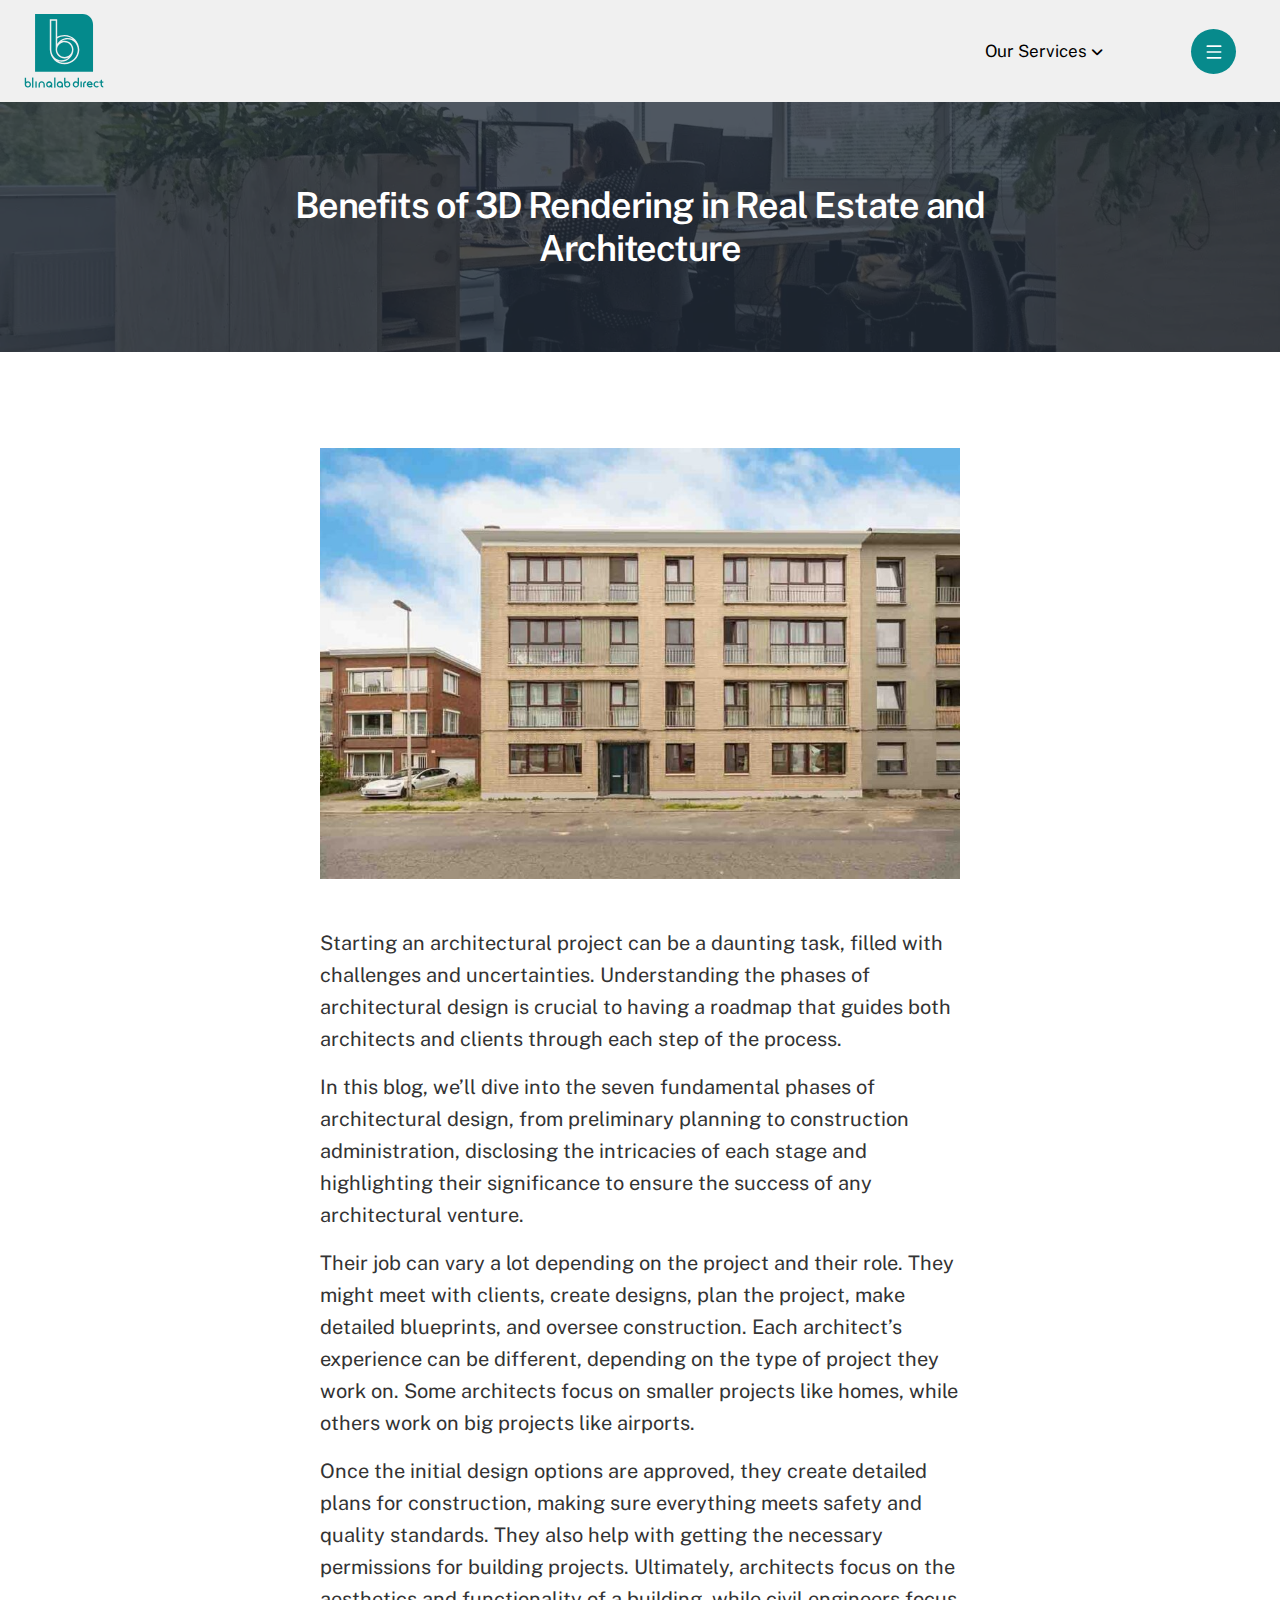
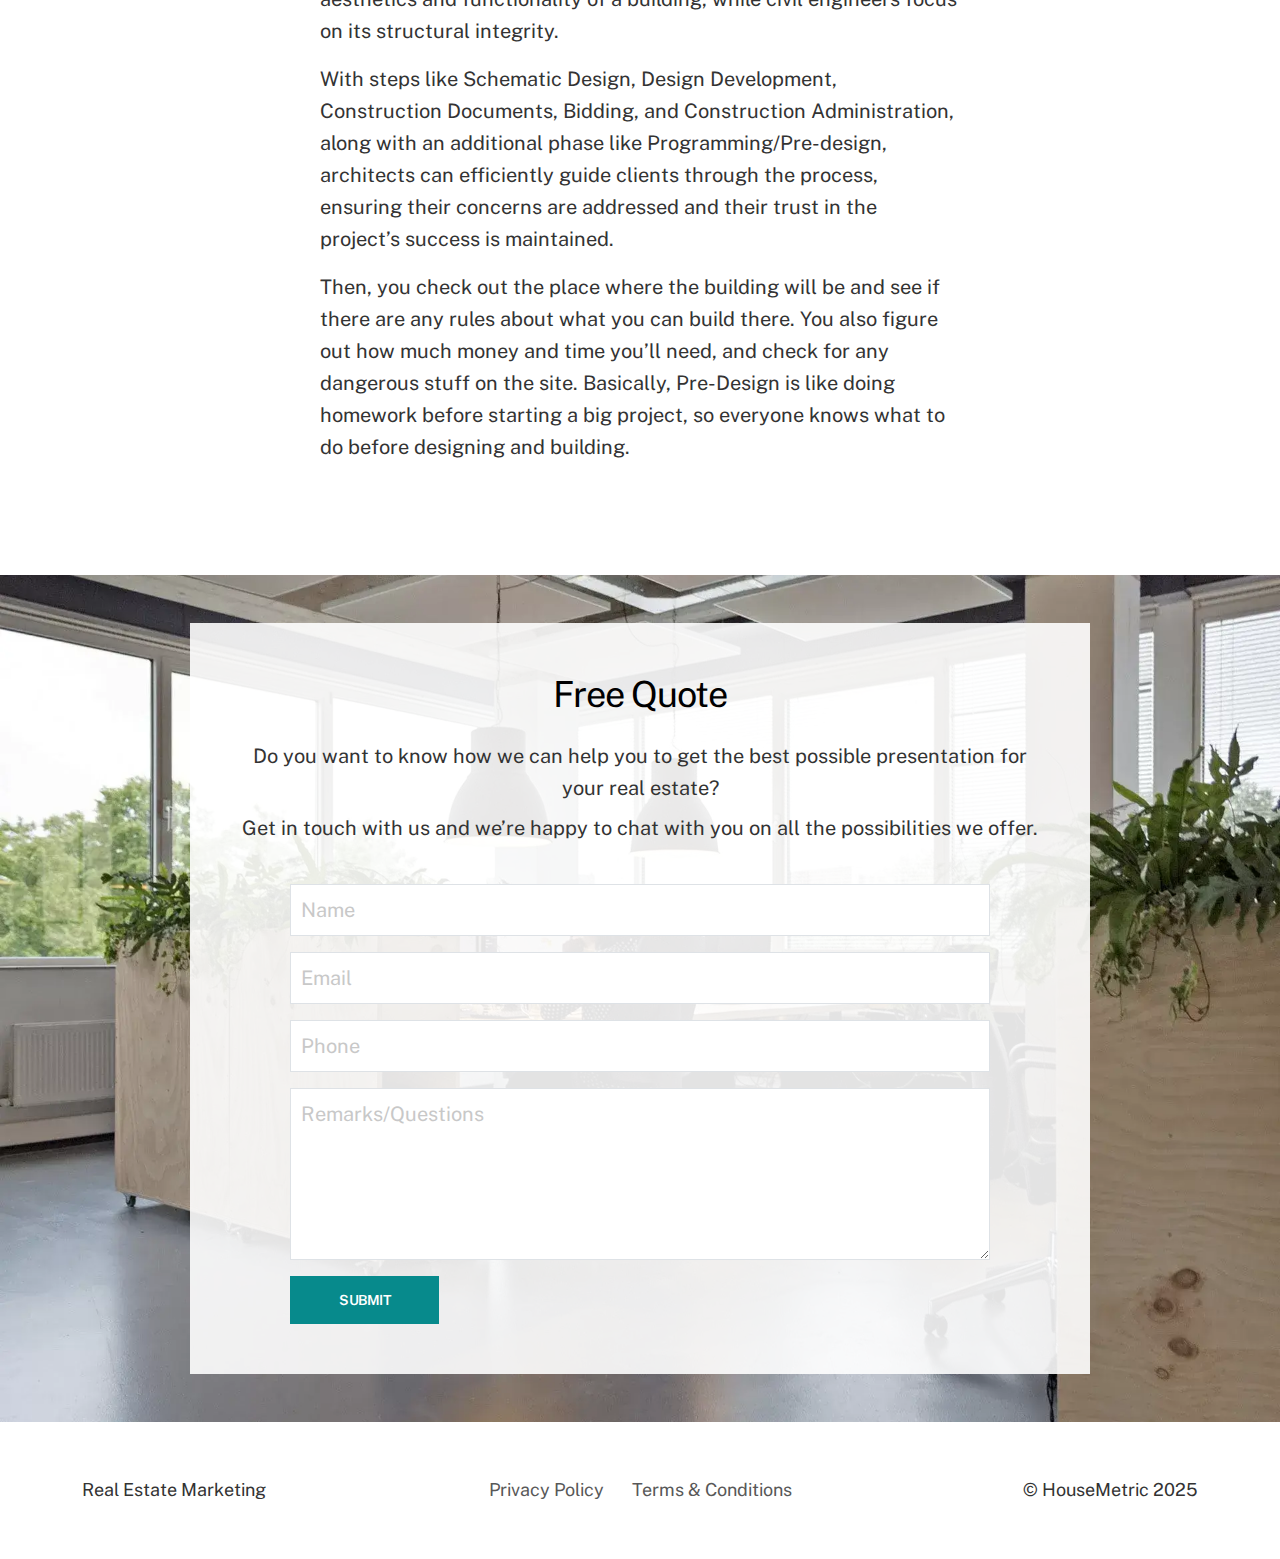
<file: single-blog.html>
<!DOCTYPE html>
<html lang="en">

<head>
    <meta charset="UTF-8">
    <meta name="viewport" content="width=device-width, initial-scale=1.0">
    <title>Contact Us - HouseMetric</title>

    <!-- fonts -->
    <link rel="preconnect" href="https://fonts.googleapis.com">
    <link rel="preconnect" href="https://fonts.gstatic.com" crossorigin>
    <link href="https://fonts.googleapis.com/css2?family=Public+Sans:ital,wght@0,100..900;1,100..900&display=swap"
        rel="stylesheet">

    <!-- favicon -->
    <link rel="icon" href="assets/images/favicon.png">

    <!-- css -->
    <link rel="stylesheet" href="assets/css/bootstrap.min.css">
    <link rel="stylesheet" href="https://cdn.jsdelivr.net/npm/swiper@11/swiper-bundle.min.css" />
    <link rel="stylesheet" href="https://cdnjs.cloudflare.com/ajax/libs/font-awesome/6.5.0/css/all.min.css">
    <link rel="stylesheet" href="assets/css/main.css">
    <link rel="stylesheet" href="assets/css/responsive.css">

</head>

<body>

    <!-- =================== ---- Header Section ---- ==================== -->
    <header class="header_sec">
        <div class="container-fluid">
            <nav class="navbar navbar-expand-sm">
                <div class="container-fluid">
                    <a class="navbar-brand" href="index.html">
                        <img src="assets/images/logo.svg" width="80" height="50" class="img-fluid" alt="Logo">
                    </a>
                    <button type="button" class="btn btn_nav d-block d-sm-none" data-bs-toggle="offcanvas"
                        data-bs-target="#offcanvasRight" aria-controls="offcanvasRight">
                        <svg xmlns="http://www.w3.org/2000/svg" width="24" height="24" viewBox="0 0 24 24" fill="none"
                            stroke="currentColor" stroke-width="2" stroke-linecap="round" stroke-linejoin="round"
                            class="lucide lucide-menu-icon lucide-menu">
                            <path d="M4 5h16" />
                            <path d="M4 12h16" />
                            <path d="M4 19h16" />
                        </svg>
                    </button>
                    <div class="collapse navbar-collapse" id="navbarNav">
                        <!-- Bootstrap 5 Navbar Menu -->
                        <ul class="navbar-nav ms-auto align-items-center">

                            <!-- Our  -->
                            <li class="nav-item dropdown">
                                <button class="nav-link" type="button" role="button" data-bs-toggle="dropdown"
                                    aria-expanded="false">
                                    Our Services
                                    <i class="fa fa-angle-down"></i>
                                </button>
                                <ul class="dropdown-menu  dropdown-menu-end">
                                    <li>
                                        <a class="dropdown-item" href="service-details.html">Real Estate Agents
                                        </a>
                                    </li>
                                    <li>
                                        <a class="dropdown-item" href="service-details.html">Real Estate
                                            Photographers
                                        </a>
                                    </li>
                                    <li>
                                        <a class="dropdown-item" href="service-details.html">Architects</a>
                                    </li>
                                    <li>
                                        <a class="dropdown-item" href="service-details.html">Real Estate
                                            Developers
                                        </a>
                                    </li>
                                    <li><a class="dropdown-item" href="service-details.html">Consumers</a></li>
                                </ul>
                            </li>

                            <!-- English -->
                            <li class="nav-item dropdown">
                                <div id="google_translate_element"></div>
                            </li>

                            <li class="nav-item">
                                <button type="button" class="btn btn_nav" data-bs-toggle="offcanvas"
                                    data-bs-target="#offcanvasRight" aria-controls="offcanvasRight">
                                    <svg xmlns="http://www.w3.org/2000/svg" width="24" height="24" viewBox="0 0 24 24"
                                        fill="none" stroke="currentColor" stroke-width="2" stroke-linecap="round"
                                        stroke-linejoin="round" class="lucide lucide-menu-icon lucide-menu">
                                        <path d="M4 5h16" />
                                        <path d="M4 12h16" />
                                        <path d="M4 19h16" />
                                    </svg>
                                </button>
                            </li>
                        </ul>
                    </div>
                </div>
            </nav>
        </div>
    </header>

    <div class="offcanvas offcanvas-end offvanas_menu" data-bs-backdrop="static" tabindex="-1" id="offcanvasRight"
        aria-labelledby="offcanvasRightLabel">
        <div class="offcanvas-body position-relative px-lg-5">
            <ul class="offcanvas_nav">
                <li><a href="index.html">Our home </a></li>
                <li><a href="service.html">Our services </a></li>
                <li><a href="blog.html">Our Blog </a></li>
                <li><a href="privacy-policy.html">Privacy Policy</a></li>
                <li><a href="terms-conditions.html">Terms Conditions</a></li>
                <li><a href="contact.html">Get in touch! </a></li>
            </ul>
            <div class="social_item mt-5">
                <ul>
                    <li><a href="#"><i class="fab fa-facebook"></i></a></li>
                    <li><a href="#"><i class="fa-brands fa-x-twitter"></i></a></li>
                    <li><a href="#"><i class="fab fa-linkedin"></i></a></li>
                    <li><a href="#"><i class="fab fa-pinterest"></i></a></li>
                </ul>
            </div>
            <button type="button" class="btn_close" data-bs-dismiss="offcanvas" aria-label="Close">
                Close
            </button>
        </div>
    </div>
    <!-- =================== ---- Header Section ---- ==================== -->

    <!-- =================== ---- Banner Section ---- ==================== -->
    <div class="breadcrumb_sec position-relative overflow-hidden"
        style="background-image: url('assets/images/contact.webp');">
        <div class="banner_content">
            <div class="text-center video-overlay">
                <h2>Benefits of 3D Rendering in Real Estate and Architecture</h2>
            </div>
        </div>
    </div>
    <!-- =================== ---- Banner Section ---- ==================== -->


    <!-- =================== ---- blog Section ---- ==================== -->
    <div class="blog_sec py-4 py-lg-5 my-4 my-lg-5">
        <div class="container">
            <div class="row d-flex justify-content-center">
                <div class="col-lg-8 col-xl-7">
                    <div class="single_blog">
                        <img src="assets/images/blogs/1.jpg" class="img-fluid mb-5" alt="">
                        <p>
                            Starting an architectural project can be a daunting task, filled with challenges and
                            uncertainties. Understanding the phases of architectural design is crucial to having a
                            roadmap that guides both architects and clients through each step of the process.
                        </p>
                        <p>
                            In this blog, we’ll dive into the seven fundamental phases of architectural design, from
                            preliminary planning to construction administration, disclosing the intricacies of each
                            stage and highlighting their significance to ensure the success of any architectural
                            venture.
                        </p>
                        <p>
                            Their job can vary a lot depending on the project and their role. They might meet with
                            clients, create designs, plan the project, make detailed blueprints, and oversee
                            construction. Each architect’s experience can be different, depending on the type of project
                            they work on. Some architects focus on smaller projects like homes, while others work on big
                            projects like airports.
                        </p>
                        <p>
                            Once the initial design options are approved, they create detailed plans for construction,
                            making sure everything meets safety and quality standards. They also help with getting the
                            necessary permissions for building projects. Ultimately, architects focus on the aesthetics
                            and functionality of a building, while civil engineers focus on its structural integrity.
                        </p>
                        <p>
                            With steps like Schematic Design, Design Development, Construction Documents, Bidding, and
                            Construction Administration, along with an additional phase like Programming/Pre-design,
                            architects can efficiently guide clients through the process, ensuring their concerns are
                            addressed and their trust in the project’s success is maintained.
                        </p>
                        <p>
                            Then, you check out the place where the building will be and see if there are any rules
                            about what you can build there. You also figure out how much money and time you’ll need, and
                            check for any dangerous stuff on the site. Basically, Pre-Design is like doing homework
                            before starting a big project, so everyone knows what to do before designing and building.
                        </p>
                    </div>
                </div>
            </div>
        </div>
    </div>
    <!-- =================== ---- blog Section ---- ==================== -->



    <!-- =================== ---- Free Quote Section ---- ==================== -->
    <div class="quote_sec py-5" style="background-image: url('assets/images/contact.webp');">
        <div class="container">
            <div class="quote_wrap">
                <div class="section_heading pb-4 text-center">
                    <h2 class="mb-4 sec_title">
                        Free Quote
                    </h2>
                    <p class="mb-2">
                        Do you want to know how we can help you to get the best possible presentation for your real
                        estate?
                    </p>
                    <p>
                        Get in touch with us and we’re happy to chat with you on all the possibilities we offer.
                    </p>
                </div>

                <div class="quote_form">
                    <form action="#" method="post">
                        <div class="mb-3">
                            <input type="text" name="name" class="form-control fs-5 rounded-0" placeholder="Name"
                                required>
                        </div>
                        <div class="mb-3">
                            <input type="email" name="email" class="form-control fs-5 rounded-0" placeholder="Email"
                                required>
                        </div>
                        <div class="mb-3">
                            <input type="text" name="phone" class="form-control fs-5 rounded-0" placeholder="Phone"
                                required>
                        </div>
                        <div class="mb-3">
                            <textarea name="question" id="" class="form-control fs-5 rounded-0" rows="5" required
                                placeholder="Remarks/Questions"></textarea>
                        </div>
                        <button type="submit" class="primary-btn rounded-0 px-5">Submit</button>
                    </form>
                </div>
            </div>
        </div>
    </div>
    <!-- =================== ---- Free Quote Section ---- ==================== -->


    <!-- =================== ---- Footer ---- ==================== -->
    <footer class="footer py-4 py-lg-5">
        <div class="container">
            <div class="row gy-4 gy-lg-0 d-flex text-center text-lg-start align-items-center">
                <div class="col-lg-3">
                    <div class="wpb_wrapper">
                        <p class="m-0">Real Estate Marketing</p>
                    </div>
                </div>
                <div class="col-lg-6">
                    <div class="footer_menu text-center">
                        <ul>
                            <li><a href="privacy-policy.html">Privacy Policy</a></li>
                            <li><a href="terms-conditions.html">Terms & Conditions</a></li>
                        </ul>
                    </div>
                </div>
                <div class="col-lg-3">
                    <div class="wpb_wrapper text-lg-end">
                        <p class="m-0">© HouseMetric 2025</p>
                    </div>
                </div>
            </div>
        </div>
    </footer>
    <!-- =================== ---- Footer ---- ==================== -->


    <!-- js -->
    <script src="https://cdnjs.cloudflare.com/ajax/libs/jquery/3.7.1/jquery.min.js"></script>
    <script src="assets/js/bootstrap.min.js"></script>

    <script src="https://cdn.jsdelivr.net/npm/swiper@11/swiper-bundle.min.js"></script>
    <script src="assets/js/main.js"></script>
    <!-- <script type="text/javascript">
        function googleTranslateElementInit() {
            new google.translate.TranslateElement({
                pageLanguage: 'en',
                includedLanguages: 'en,nl',
                layout: google.translate.TranslateElement.InlineLayout.SIMPLE,
                autoDisplay: false
            }, 'google_translate_element');
        }
    </script>

    <script src="//translate.google.com/translate_a/element.js?cb=googleTranslateElementInit"></script> -->

</body>

</html>
</file>
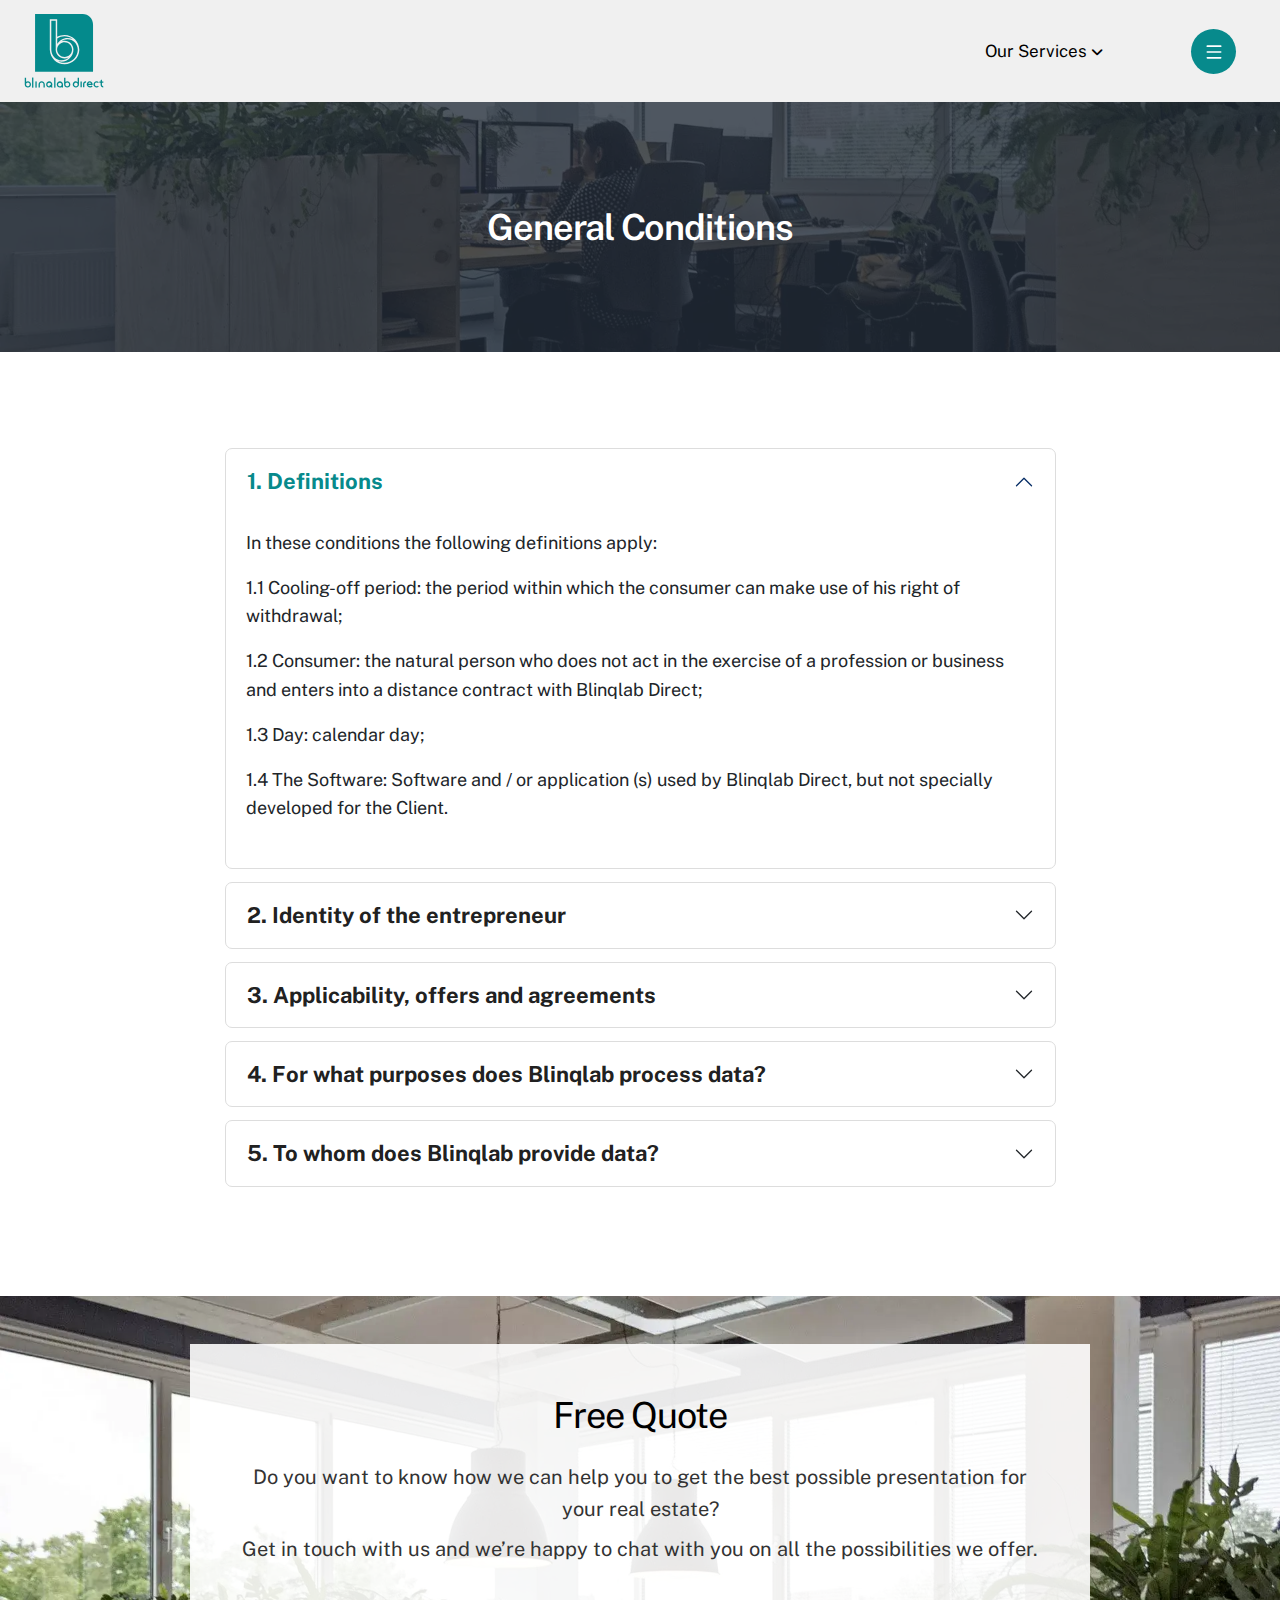
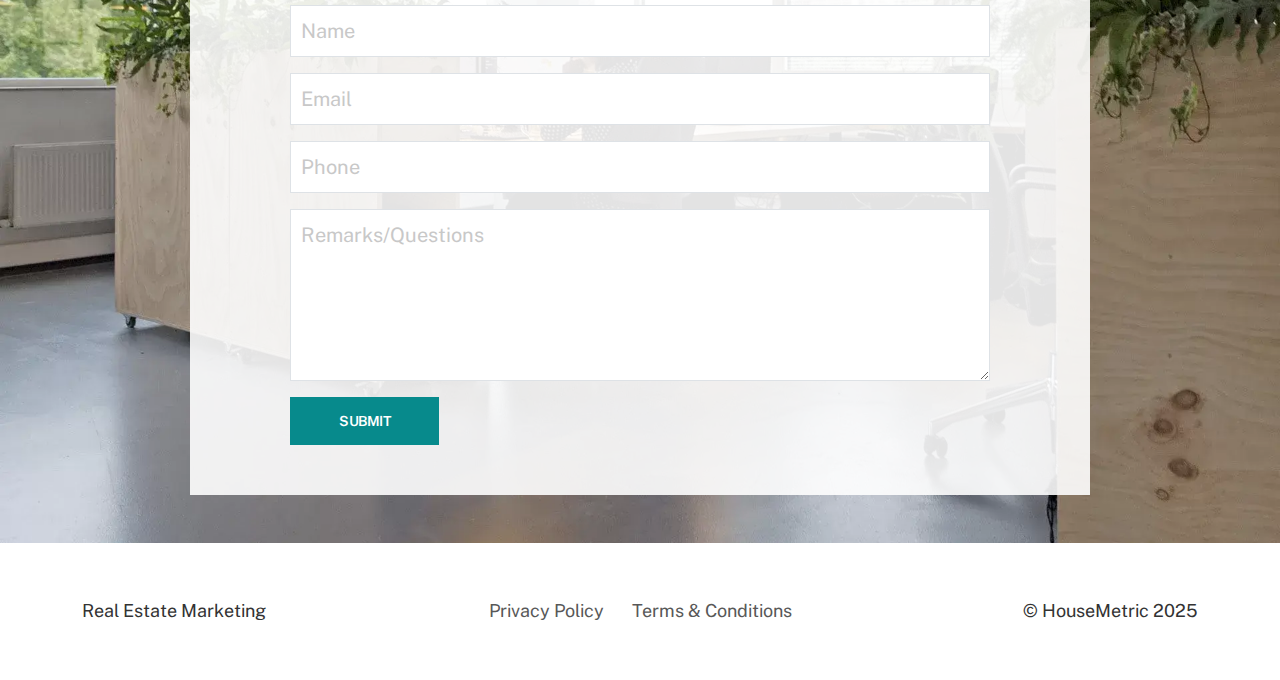
<file: terms-conditions.html>
<!DOCTYPE html>
<html lang="en">

<head>
    <meta charset="UTF-8">
    <meta name="viewport" content="width=device-width, initial-scale=1.0">
    <title>Privacy Policy - HouseMetric</title>

    <!-- fonts -->
    <link rel="preconnect" href="https://fonts.googleapis.com">
    <link rel="preconnect" href="https://fonts.gstatic.com" crossorigin>
    <link href="https://fonts.googleapis.com/css2?family=Public+Sans:ital,wght@0,100..900;1,100..900&display=swap"
        rel="stylesheet">

    <!-- favicon -->
    <link rel="icon" href="assets/images/favicon.png">

    <!-- css -->
    <link rel="stylesheet" href="assets/css/bootstrap.min.css">
    <link rel="stylesheet" href="https://cdn.jsdelivr.net/npm/swiper@11/swiper-bundle.min.css" />
    <link rel="stylesheet" href="https://cdnjs.cloudflare.com/ajax/libs/font-awesome/6.5.0/css/all.min.css">
    <link rel="stylesheet" href="assets/css/main.css">
    <link rel="stylesheet" href="assets/css/responsive.css">

</head>

<body>

    <!-- =================== ---- Header Section ---- ==================== -->
    <header class="header_sec">
        <div class="container-fluid">
            <nav class="navbar navbar-expand-sm">
                <div class="container-fluid">
                    <a class="navbar-brand" href="index.html">
                        <img src="assets/images/logo.svg" width="80" height="50" class="img-fluid" alt="Logo">
                    </a>
                    <button type="button" class="btn btn_nav d-block d-sm-none" data-bs-toggle="offcanvas"
                        data-bs-target="#offcanvasRight" aria-controls="offcanvasRight">
                        <svg xmlns="http://www.w3.org/2000/svg" width="24" height="24" viewBox="0 0 24 24" fill="none"
                            stroke="currentColor" stroke-width="2" stroke-linecap="round" stroke-linejoin="round"
                            class="lucide lucide-menu-icon lucide-menu">
                            <path d="M4 5h16" />
                            <path d="M4 12h16" />
                            <path d="M4 19h16" />
                        </svg>
                    </button>
                    <div class="collapse navbar-collapse" id="navbarNav">
                        <!-- Bootstrap 5 Navbar Menu -->
                        <ul class="navbar-nav ms-auto align-items-center">

                            <!-- Our  -->
                            <li class="nav-item dropdown">
                                <button class="nav-link" type="button" role="button" data-bs-toggle="dropdown"
                                    aria-expanded="false">
                                    Our Services
                                    <i class="fa fa-angle-down"></i>
                                </button>
                                <ul class="dropdown-menu  dropdown-menu-end">
                                    <li>
                                        <a class="dropdown-item" href="service-details.html">Real Estate Agents
                                        </a>
                                    </li>
                                    <li>
                                        <a class="dropdown-item" href="service-details.html">Real Estate
                                            Photographers
                                        </a>
                                    </li>
                                    <li>
                                        <a class="dropdown-item" href="service-details.html">Architects</a>
                                    </li>
                                    <li>
                                        <a class="dropdown-item" href="service-details.html">Real Estate
                                            Developers
                                        </a>
                                    </li>
                                    <li><a class="dropdown-item" href="service-details.html">Consumers</a></li>
                                </ul>
                            </li>

                            <!-- English -->
                            <li class="nav-item dropdown">
                                <div id="google_translate_element"></div>
                            </li>

                            <li class="nav-item">
                                <button type="button" class="btn btn_nav" data-bs-toggle="offcanvas"
                                    data-bs-target="#offcanvasRight" aria-controls="offcanvasRight">
                                    <svg xmlns="http://www.w3.org/2000/svg" width="24" height="24" viewBox="0 0 24 24"
                                        fill="none" stroke="currentColor" stroke-width="2" stroke-linecap="round"
                                        stroke-linejoin="round" class="lucide lucide-menu-icon lucide-menu">
                                        <path d="M4 5h16" />
                                        <path d="M4 12h16" />
                                        <path d="M4 19h16" />
                                    </svg>
                                </button>
                            </li>
                        </ul>
                    </div>
                </div>
            </nav>
        </div>
    </header>

    <div class="offcanvas offcanvas-end offvanas_menu" data-bs-backdrop="static" tabindex="-1" id="offcanvasRight"
        aria-labelledby="offcanvasRightLabel">
        <div class="offcanvas-body position-relative px-lg-5">
            <ul class="offcanvas_nav">
                <li><a href="index.html">Our home </a></li>
                <li><a href="service.html">Our services </a></li>
                <li><a href="blog.html">Our Blog </a></li>
                <li><a href="privacy-policy.html">Privacy Policy</a></li>
                <li><a href="terms-conditions.html">Terms Conditions</a></li>
                <li><a href="contact.html">Get in touch! </a></li>
            </ul>
            <div class="social_item mt-5">
                <ul>
                    <li><a href="#"><i class="fab fa-facebook"></i></a></li>
                    <li><a href="#"><i class="fa-brands fa-x-twitter"></i></a></li>
                    <li><a href="#"><i class="fab fa-linkedin"></i></a></li>
                    <li><a href="#"><i class="fab fa-pinterest"></i></a></li>
                </ul>
            </div>
            <button type="button" class="btn_close" data-bs-dismiss="offcanvas" aria-label="Close">
                Close
            </button>
        </div>
    </div>
    <!-- =================== ---- Header Section ---- ==================== -->

    <!-- =================== ---- Banner Section ---- ==================== -->
    <div class="breadcrumb_sec position-relative overflow-hidden"
        style="background-image: url('assets/images/contact.webp');">
        <div class="banner_content">
            <div class="text-center video-overlay">
                <h2>General Conditions</h2>
            </div>
        </div>
    </div>
    <!-- =================== ---- Banner Section ---- ==================== -->


    <!-- =================== ---- terms condition Section ---- ==================== -->
    <div class="custom_page_sec py-4 py-lg-5 my-4 my-lg-5">
        <div class="container">
            <div class="row d-flex justify-content-center">
                <div class="col-xl-9">
                    <div class="accordion" id="accordionExample">
                        <div class="accordion-item">
                            <h2 class="accordion-header">
                                <button class="accordion-button" type="button" data-bs-toggle="collapse"
                                    data-bs-target="#collapseOne" aria-expanded="true" aria-controls="collapseOne">
                                    1. Definitions
                                </button>
                            </h2>
                            <div id="collapseOne" class="accordion-collapse collapse show"
                                data-bs-parent="#accordionExample">
                                <div class="accordion-body">
                                    <p>
                                        In these conditions the following definitions apply:
                                    </p>
                                    <p>1.1 Cooling-off period: the period within which the consumer can make use of his
                                        right of withdrawal;</p>
                                    <p>
                                        1.2 Consumer: the natural person who does not act in the exercise of a
                                        profession or business and enters into a distance contract with Blinqlab Direct;
                                    </p>
                                    <p>
                                        1.3 Day: calendar day;
                                    </p>
                                    <p>
                                        1.4 The Software: Software and / or application (s) used by Blinqlab Direct, but
                                        not specially developed for the Client.
                                    </p>
                                </div>
                            </div>
                        </div>
                        <div class="accordion-item">
                            <h2 class="accordion-header">
                                <button class="accordion-button collapsed" type="button" data-bs-toggle="collapse"
                                    data-bs-target="#collapseTwo" aria-expanded="false" aria-controls="collapseTwo">
                                    2. Identity of the entrepreneur
                                </button>
                            </h2>
                            <div id="collapseTwo" class="accordion-collapse collapse"
                                data-bs-parent="#accordionExample">
                                <div class="accordion-body">
                                    <p>By Proxy BV acting under the name Blinqlab Direct</p>
                                    <p>Establishment and visiting address: Hengeveldstraat 29, 3572 KH Utrecht, The</p>
                                    <p>Netherlands</p>
                                    <p>Email: info@blinqlabdirect.com</p>
                                    <p>Phone: 088-678 678 8</p>
                                    <p>Accessible on working days between 9:00 and 17:00 CET</p>
                                    <p>Chamber of Commerce Amsterdam 34202730</p>
                                    <p>VAT NL.812940.842 .B01</p>

                                </div>
                            </div>
                        </div>
                        <div class="accordion-item">
                            <h2 class="accordion-header">
                                <button class="accordion-button collapsed" type="button" data-bs-toggle="collapse"
                                    data-bs-target="#collapseThree" aria-expanded="false" aria-controls="collapseThree">
                                    3. Applicability, offers and agreements
                                </button>
                            </h2>
                            <div id="collapseThree" class="accordion-collapse collapse"
                                data-bs-parent="#accordionExample">
                                <div class="accordion-body">
                                    3.1 These general terms and conditions apply to all offers, deliveries and
                                    agreements made by or concluded with Blinqlab with regard to the provision of
                                    presentation services and / or software.
                                </div>
                            </div>
                        </div>
                        <div class="accordion-item">
                            <h2 class="accordion-header">
                                <button class="accordion-button collapsed" type="button" data-bs-toggle="collapse"
                                    data-bs-target="#collapseFour" aria-expanded="false" aria-controls="collapseFour">
                                    4. For what purposes does Blinqlab process data?
                                </button>
                            </h2>
                            <div id="collapseFour" class="accordion-collapse collapse"
                                data-bs-parent="#accordionExample">
                                <div class="accordion-body">
                                    Your data will only be used to communicate with you and any third parties engaged in
                                    the assignment about the assignment (s) you have provided. If necessary, we will
                                    send you a newsletter. In the case of your own account, the data will be processed
                                    so that you can log into your personal page.
                                </div>
                            </div>
                        </div>
                        <div class="accordion-item">
                            <h2 class="accordion-header">
                                <button class="accordion-button collapsed" type="button" data-bs-toggle="collapse"
                                    data-bs-target="#collapseFive" aria-expanded="false" aria-controls="collapseFive">
                                    5. To whom does Blinqlab provide data?
                                </button>
                            </h2>
                            <div id="collapseFive" class="accordion-collapse collapse"
                                data-bs-parent="#accordionExample">
                                <div class="accordion-body">
                                    Blinqlab will not provide your information to third parties without your prior
                                    consent, unless it is obliged to do so on the basis of a legal provision. Blinqlab
                                    can, however, provide (some of) your data to companies affiliated with Blinqlab.
                                    Blinqlab reserves the right to provide (a part of) your data in the event of the
                                    transfer of ownership of (part of) Blinqlab, for example through a merger or
                                    acquisition by another company. Blinqlab will endeavor, if your information is
                                    provided to the acquiring company, to inform you of this, for example by a message
                                    on the Site or an advertisement in a national newspaper.

                                </div>
                            </div>
                        </div>
                    </div>
                </div>
            </div>
        </div>
    </div>
    <!-- =================== ---- terms condition Section ---- ==================== -->


    <!-- =================== ---- Free Quote Section ---- ==================== -->
    <div class="quote_sec py-5" style="background-image: url('assets/images/contact.webp');">
        <div class="container">
            <div class="quote_wrap">
                <div class="section_heading pb-4 text-center">
                    <h2 class="mb-4 sec_title">
                        Free Quote
                    </h2>
                    <p class="mb-2">
                        Do you want to know how we can help you to get the best possible presentation for your real
                        estate?
                    </p>
                    <p>
                        Get in touch with us and we’re happy to chat with you on all the possibilities we offer.
                    </p>
                </div>

                <div class="quote_form">
                    <form action="#" method="post">
                        <div class="mb-3">
                            <input type="text" name="name" class="form-control fs-5 rounded-0" placeholder="Name"
                                required>
                        </div>
                        <div class="mb-3">
                            <input type="email" name="email" class="form-control fs-5 rounded-0" placeholder="Email"
                                required>
                        </div>
                        <div class="mb-3">
                            <input type="text" name="phone" class="form-control fs-5 rounded-0" placeholder="Phone"
                                required>
                        </div>
                        <div class="mb-3">
                            <textarea name="question" id="" class="form-control fs-5 rounded-0" rows="5" required
                                placeholder="Remarks/Questions"></textarea>
                        </div>
                        <button type="submit" class="primary-btn rounded-0 px-5">Submit</button>
                    </form>
                </div>
            </div>
        </div>
    </div>
    <!-- =================== ---- Free Quote Section ---- ==================== -->


    <!-- =================== ---- Footer ---- ==================== -->
    <footer class="footer py-4 py-lg-5">
        <div class="container">
            <div class="row gy-4 gy-lg-0 d-flex text-center text-lg-start align-items-center">
                <div class="col-lg-3">
                    <div class="wpb_wrapper">
                        <p class="m-0">Real Estate Marketing</p>
                    </div>
                </div>
                <div class="col-lg-6">
                    <div class="footer_menu text-center">
                        <ul>
                            <li><a href="privacy-policy.html">Privacy Policy</a></li>
                            <li><a href="terms-conditions.html">Terms & Conditions</a></li>
                        </ul>
                    </div>
                </div>
                <div class="col-lg-3">
                    <div class="wpb_wrapper text-lg-end">
                        <p class="m-0">© HouseMetric 2025</p>
                    </div>
                </div>
            </div>
        </div>
    </footer>
    <!-- =================== ---- Footer ---- ==================== -->


    <!-- js -->
    <script src="https://cdnjs.cloudflare.com/ajax/libs/jquery/3.7.1/jquery.min.js"></script>
    <script src="assets/js/bootstrap.min.js"></script>
    <script src="https://cdn.jsdelivr.net/npm/swiper@11/swiper-bundle.min.js"></script>
    <script src="assets/js/main.js"></script>
    <!-- <script type="text/javascript">
        function googleTranslateElementInit() {
            new google.translate.TranslateElement({
                pageLanguage: 'en',
                includedLanguages: 'en,nl',
                layout: google.translate.TranslateElement.InlineLayout.SIMPLE,
                autoDisplay: false
            }, 'google_translate_element');
        }
    </script>

    <script src="//translate.google.com/translate_a/element.js?cb=googleTranslateElementInit"></script> -->

</body>

</html>
</file>
<file: assets/css/responsive.css>
@media (min-width: 1400px) {

    .container,
    .container-lg,
    .container-md,
    .container-sm,
    .container-xl,
    .container-xxl {
        max-width: 1364px;
    }
}

@media screen and (min-width:1200px) {
    .sec_gap {
        padding: 0px 120px;
    }

    .banner_content {
        padding: 0px 14vw;
    }
}

@media screen and (min-width:992px) {
    .header_sec .dropdown:hover .dropdown-menu {
        display: block;
    }
}

@media screen and (max-width:991px) {
    .sec_title {
        font-size: 35px;
    }


    .banner_content h2 {
        font-size: 50px;
    }
}

@media screen and (max-width:767px) {
    .sec_title {
        font-size: 26px;
    }

    .about_content p {
        font-size: 17px;
    }

    .section_heading p {
        font-size: 16px;
    }

    .banner_content h2 {
        font-size: 30px;
    }

    .selection_content h3 {
        font-size: 25px;
    }

    .selection_content p {
        font-size: 18px;
    }

    .customer_card h4 {
        font-size: 20px;
    }

    .customer_card p {
        font-size: 16px;
    }

    .accordion-item button {
        font-size: 18px;
    }

    .breadcrumb_sec {
        height: 150px;
        background-size: cover;
        background-position: center;
    }


}

@media screen and (max-width:575px) {

     

    .secondary_btn {
        font-size: 14px;
    }

    .service_sec .swiper-button-next,
    .service_sec .swiper-button-prev {
        width: 40px;
        height: 40px;
    }

    .banner_content h2 {
        font-size: 20px;
    }

    .banner_content p {
        font-size: 15px;
        color: #fff;
    }

    .breadcrumb_sec h2 {
        font-size: 20px;
    }

    .accordion-body {
        font-size: 15px;
    }

    .single_blog p {
        font-size: 17px;
    }

    .sec_title {
        font-size: 20px;
    }

    .quote_wrap {
        padding: 25px;
    }

}
</file>
<file: assets/css/main.css>
/* Reset some basic elements */
* {
    margin: 0;
    padding: 0;
    box-sizing: border-box;
}

a {
    text-decoration: none !important;
}

ul {
    margin: 0;
    padding: 0;
    list-style: none !important;
}

body {
    font-family: "Public Sans", sans-serif;
    background-color: #fff;
    color: #333;
    line-height: 1.6;
    font-size: 16px;
    font-weight: 400;
    overflow-x: hidden;
}

:root {
    --primary: #078a8c;
    --secondary: #212121;
}

/* Example button style */
.btn {
    padding: 10px 16px;
}

.primary-btn {
    border: 1px solid var(--primary);
    background-color: var(--primary);
    color: #ffffff;
    border-radius: 50px;
    box-shadow: unset;
    transition: 0.2s;
    text-align: center;
    font-size: 14px;
    font-weight: 600;
    padding: 12px 15px;
    display: inline-block;
    text-transform: uppercase;
    letter-spacing: -0.03em;
}

.primary-btn:hover {
    background-color: var(--secondary);
    border-color: var(--secondary);
}

.secondary-btn {
    color: var(--secondary);
    background-color: #ffffff;
    border: 1px solid #eaeaea;
    border-radius: 5px;
    box-shadow: unset;
    transition: 0.2s;
    text-align: center;
    font-size: 15px;
    font-weight: 600;
    padding: 12px 15px;
    display: inline-block;
    transition: all 0.3s ease;
}

.secondary-btn:hover {
    background-color: #f2f2f2;
}

.form-control {
    font-size: 15px;
    padding: 10px;
    box-shadow: none !important;
    outline: none !important;
}

.form-control::placeholder {
    color: #c8c8c8;
}


/* ------------ Header ------------ */

.header_sec {
    position: relative;
    width: 100%;
    background: #f0f0f0;
    z-index: 6;
}

.header_sec.home {
    position: absolute;
    width: 100%;
    background: linear-gradient(180deg, #0000003b, #ffffff00);
    z-index: 6;
}

.header_sec .nav-link {
    font-size: 17px;
    color: #000000;
}

.header_sec.home .nav-link {
    color: #ffffff;
}

.header_sec .nav-item {
    padding: 0px 20px;
}

.header_sec .navbar-nav .dropdown-menu {
    border: none;
    width: 256px;
    padding: 16px 26px;
}

.header_sec .dropdown-item {
    font-size: 15px;
    font-weight: 600;
    background: transparent !important;
    padding: 6px 0px;
    color: #000000 !important;
    position: relative;
    display: inline-block;
    width: auto;
}

.header_sec .dropdown-item:after {
    content: "";
    position: absolute;
    left: auto;
    right: 0;
    top: auto;
    bottom: 8px;
    width: 0%;
    height: 1px;
    background-color: #000;
    transition: width 0.3s ease-in-out;
}

.header_sec .dropdown-item:hover:after {
    width: 100%;
    right: auto;
    left: 0;
}

.header_sec .dropdown-item:hover {
    color: var(--primary) !important;
}

.header_sec .nav-link i {
    font-size: 14px;
}

.btn.btn_nav {
    width: 45px;
    height: 45px;
    background: var(--primary) !important;
    color: #fff !important;
    padding: 0 !important;
    border-radius: 50px !important;
    border: 0 !important;
}

.btn.btn_nav svg {
    width: 20px;
}


.offvanas_menu {
    width: 450px !important;
    background: #212121;
    padding: 30px;
}

.offvanas_menu ul li a {
    color: #fff;
    font-size: 18px;
    padding: 10px 0px;
    display: inline-block;
    transition: all 0.4s ease;
    position: relative;
}


.offcanvas_nav li a:after {
    content: "";
    position: absolute;
    left: auto;
    right: 0;
    top: auto;
    bottom: 11px;
    width: 0%;
    height: 1px;
    background-color: #fff;
    transition: width 0.3s ease-in-out;
}

.offcanvas_nav li a:hover:after {
    width: 100%;
    right: auto;
    left: 0;
}

.offvanas_menu li a:hover {
    color: var(--primary);
}

.btn_close {
    position: absolute;
    bottom: 0px;
    right: 0px;
    border: gainsboro;
    background: transparent;
    color: #fff;
    font-size: 20px;
}

.social_item ul li {
    display: inline-block;
    padding: 0px 10px;
}

.social_item ul li a {
    font-size: 18px;
}

.social_item ul li a:hover {
    color: var(--primary);
}

/* Mega Menu Styling */
.mega-dropdown .dropdown-menu {
    left: 0 !important;
    right: 0 !important;
    width: 100%;
}

.mega-menu h5 {
    font-size: 18px;
    text-decoration: underline;
    z-index: 1;
    position: relative;
}

.image-layer {
    min-height: 386px;
    background-size: cover;
    background-position: center;
    position: relative;
}

.loaded:before {
    background: linear-gradient(360deg, transparent, #078a8c88);
    position: absolute;
    content: "";
    top: 0;
    width: 100%;
    height: 100%;
}

.mega-menu .dropdown-item {
    font-size: 15px;
    font-weight: 400;
    display: inline-block;
    position: relative;
    width: auto;
    padding: 5px 0px;
}

.mega-menu .dropdown-item:after {
    content: "";
    position: absolute;
    left: auto;
    right: 0;
    top: auto;
    bottom: 8px;
    width: 0%;
    height: 1px;
    background-color: #000;
    transition: width 0.3s ease-in-out;
}

.mega-menu .dropdown-item:hover:after {
    width: 100%;
    right: auto;
    left: 0;
}

.mega-menu .dropdown-item:hover {
    background: transparent;
    color: var(--primary);
}


/* ------------ Banner ------------ */

.banner_sec {
    background-position: center center;
    background-size: cover;
    /* min-height: 100vh; */
}

.banner_content h2 {
    text-transform: none;
    letter-spacing: -0.03em;
    font-size: 75px;
    font-weight: 600;
    color: #fff;
    margin-bottom: 26px;
}

.banner_content p {
    font-size: 18px;
    color: #fff;
}


#bg-video {
    min-width: 100%;
    min-height: 100vh;
    max-width: 100%;
    max-height: 100vh;
    object-fit: cover;
    z-index: -1
}

#bg-video::-webkit-media-controls {
    display: none !important
}

.video-overlay {
    width: 90%;
}

.banner_content {
    position: absolute;
    background-color: rgba(35, 45, 57, .8);
    top: 0;
    left: 0;
    bottom: 7px;
    width: 100%;
    height: 100%;
    display: flex;
    justify-content: center;
    align-items: center;
    flex-direction: column;
}


.breadcrumb_sec {
    height: 250px;
    background-size: cover;
    background-position: center;
}

.breadcrumb_sec h2 {
    font-size: 36px;
    max-width: 800px;
    margin: 0 auto;
}





/* ------------ About Us ------------ */


.sec_sub {
    letter-spacing: .05em;
    font-size: 18px;
    line-height: 30px;
    font-weight: 400;
}

.section_heading p {
    font-size: 20px;
}

.sec_title {
    text-transform: none;
    letter-spacing: -0.03em;
    font-size: 36px;
    font-weight: 400;
    color: #000000;
}

.about_content p {
    font-size: 20px;
    font-weight: 300;
    color: #676767;
}

.secondary_btn {
    border: 1px solid #cccccc;
    padding: 15px 40px;
    display: inline-block;
    border-radius: 50px;
    color: #000;
    text-align: center;
    font-weight: 600;
    font-size: 15px;
    transition: all 0.3s ease;
    -webkit-transition: all 0.3s ease;
    -moz-transition: all 0.3s ease;
    -ms-transition: all 0.3s ease;
    -o-transition: all 0.3s ease;
    transition: all 0.3s ease;
}

.secondary_btn:hover {
    box-shadow: rgba(0, 0, 0, 0.16) 0px 1px 4px;
    background: #f9f9f9;
}

.btn_line {
    height: 1px;
    width: 25px;
    position: absolute;
    content: "";
    left: 22px;
    display: block;
    top: 50%;
    transform-origin: left center;
    background-color: rgb(0, 0, 0);
    transform: translateY(calc(-50% + 0.5px)) translateZ(0px);
}

.secondary_btn:hover .btn_line {
    animation: 0.45s cubic-bezier(0.23, 0.46, 0.4, 1) 0s 1 normal forwards running ctaArrowLineEnd;
}



.nectar-cta[data-style="arrow-animation"] svg {
    position: absolute;
    left: 25px;
    top: 50%;
    width: 6px;
}

/* ------------ selection  ------------ */

.selection_sec {
    background-position: left top;
    background-repeat: no-repeat;
    background-image: url('../images/floorplan-bg.svg');
}


.selection_sec .nav-pills .nav-link {
    font-size: 16px;
    color: #000;
    text-transform: uppercase;
    font-weight: 500;
    border-bottom: 2px solid transparent;
    border-radius: 0px !important;
    margin: 5px 12px;
    padding: 6px 0px;
}

.selection_sec .nav-pills .nav-link.active {
    border-color: var(--primary);
    background: transparent;
}

.selection_content h3 {
    font-size: 32px;
    color: #212121;
}

.selection_content p {
    font-size: 20px;
    font-weight: 300;
    margin-bottom: 30px;
}

.selection_content .link a {
    font-size: 16px;
    color: #212121;
    text-decoration: underline !important;
}

.selection_content .link a:hover {
    color: var(--primary);
}

.service_item .content h3 a {
    font-size: 22px;
    position: relative;
    font-weight: 600;
    color: #212121;
    display: inline-block;
}

.service_item .content h3 a:after {
    content: "";
    position: absolute;
    left: auto;
    right: 0;
    top: auto;
    bottom: 0px;
    width: 0%;
    height: 1px;
    background-color: #212121;
    transition: width 0.3s ease-in-out;
}

.service_item:hover .content a:after {
    width: 100%;
    right: auto;
    left: 0;
}

.service_item .content p {
    font-size: 18px;
    color: #666;
    font-weight: 400;
}

.box-bg {
    height: 320px;
    width: 100%;
    background-size: cover;
    z-index: 1;
    background-position: center;
    backface-visibility: hidden;
    -webkit-backface-visibility: hidden;
    transition: all 0.3s ease;
}

.service_sec .swiper-button-next,
.service_sec .swiper-button-prev {
    background: #fff;
    width: 50px;
    height: 50px;
    opacity: 0;
    transition: all 0.3s ease;
}

.service_sec .swiper-button-next:after,
.service_sec .swiper-button-prev:after {
    font-size: 20px;
    color: #000;
}

.ServiceSwiper:hover .swiper-button-next,
.ServiceSwiper:hover .swiper-button-prev {
    opacity: 1;
}


.comparison {
    width: 100%;
    padding-bottom: 100%;
    overflow: hidden;
    position: relative;
}

.comparison figure {
    position: absolute;
    background-size: cover;
    font-size: 0;
    width: 100%;
    background-position: center;
    height: 100%;
    background-repeat: no-repeat;
    margin: 0;
}

.comparison_divisor {
    background-size: cover;
    position: absolute;
    width: 50%;
    box-shadow: 0 5px 10px -2px rgba(0, 0, 0, 0.3);
    background-position: center;
    background-repeat: no-repeat;
    bottom: 0;
    height: 100%;
}

.comparison_divisor::before,
.comparison_divisor::after {
    content: "";
    position: absolute;
    right: -2px;
    width: 4px;
    height: calc(50% - 25px);
    background: white;
    z-index: 3;
}

.comparison_divisor::before {
    top: 0;
    box-shadow: 0 -3px 8px 1px rgba(0, 0, 0, 0.3);
}

.comparison_divisor::after {
    bottom: 0;
    box-shadow: 0 3px 8px 1px rgba(0, 0, 0, 0.3);
}

.comparison_handle {
    position: absolute;
    height: 50px;
    width: 50px;
    top: 50%;
    left: 50%;
    transform: translateY(-50%) translateX(-50%);
    z-index: 1;
}

.comparison_handle::before,
.comparison_handle::after {
    content: "";
    width: 0;
    height: 0;
    border: 6px inset transparent;
    position: absolute;
    top: 50%;
    margin-top: -6px;
}

.comparison_handle::before {
    border-right: 6px solid white;
    left: 50%;
    margin-left: -17px;
}

.comparison_handle::after {
    border-left: 6px solid white;
    right: 50%;
    margin-right: -17px;
}

input.comparison_slider {
    -webkit-appearance: none;
    -moz-appearance: none;
    position: absolute;
    top: 50%;
    left: -25px;
    transform: translateY(-50%);
    background-color: transparent;
    width: calc(100% + 50px);
    z-index: 2;
}

input.comparison_slider:focus,
input.comparison_slider:active {
    border: none;
    outline: none;
}

input.comparison_slider::-webkit-slider-thumb {
    -webkit-appearance: none;
    border: none;
    height: 50px;
    width: 50px;
    border-radius: 50%;
    background: transparent;
    border: 4px solid white;
    box-shadow: 0 0 8px 1px rgba(0, 0, 0, 0.3);
}

input.comparison_slider::-moz-range-track {
    -moz-appearance: none;
    height: 15px;
    width: 100%;
    background-color: transparent;
    position: relative;
    outline: none;
}

.goog-te-gadget-simple {
    padding: 8px 8px !important;
    border-radius: 50px;
}

/* ------------ BLog ------------ */

.blog_item h5 a {
    font-size: 20px;
    color: var(--primary);
    font-weight: 500;
    margin-bottom: 12px;
    display: inline-block;
}

.blog_item h6 {
    font-size: 18px;
    color: #888;
}

.blog_item p {
    margin: 0;
    font-size: 18px;
    color: #3b3b3b;
}

.quote_sec {
    background-size: cover;
    background-repeat: no-repeat;
    background-position: center;
}

.quote_form {
    max-width: 700px;
    margin: auto;
}

.quote_wrap {
    background: #ffffffe3;
    padding: 50px;
    max-width: 900px;
    margin: 0 auto;
    border-radius: 0px;
}

/* ------------ Newsletter ------------ */

.newsletter_form {
    max-width: 800px;
}

.newsletter_sec {
    background-position: left top;
    background-repeat: no-repeat;
    background-color: rgba(171, 184, 195, 0.2);
    background-image: url('../images/floorplan-bg.svg');
}

.newsletter_form .form-control {
    background: #f7f7f7;
    border: 1px solid #c4c4c4;
    border-radius: 0px;
    padding: 14px 12px;
    font-size: 16px;
}

.wpb_wrapper p {
    font-size: 18px;
}

/* ------------ Footer ------------ */

.footer_menu ul li {
    display: inline-block;
}

.footer_menu ul li a {
    font-size: 18px;
    color: #585858;
    padding: 6px 12px;
    display: inline-block;
    position: relative;
}

/* customer page */

.customer_card h4 {
    font-size: 24px;
    font-weight: 600;
    margin-bottom: 22px;
}

.customer_card p {
    font-size: 18px;
}


.accordion-item {
    border-bottom: 1px solid #ddd !important;
    border: none;
}

.accordion-item button {
    padding: 18px 1px;
    font-size: 22px;
    font-weight: 700;
    color: #212121;
    outline: none !important;
    box-shadow: none !important;
    background: transparent !important;
}

.accordion-body {
    padding: 16px 0px 28px 0px;
    font-size: 18px;
}

.accordion-button:not(.collapsed) {
    color: var(--primary);
}

.accordion-item {
    border: 1px solid #ddd !important;
    margin-bottom: 13px;
    padding: 1px 20px;
    border-radius: 7px !important;
}

.single_blog p {
    font-size: 20px;
}

.howitworks__v1 .arch-line {
    position: absolute;
    top: 15px;
    width: 150px;
    right: 0;
    left: calc(100% + 24px);
    -webkit-transform: translateX(-50%);
    transform: translateX(-50%);
}

.step-number {
    font-size: 18px;
    color: var(--primary);
}

.step-card h3 {
    font-size: 21px !important;
    font-weight: 600;
    color: #212121;
}

.step-card p {
    margin: 0;
    font-size: 18px;
}
</file>
